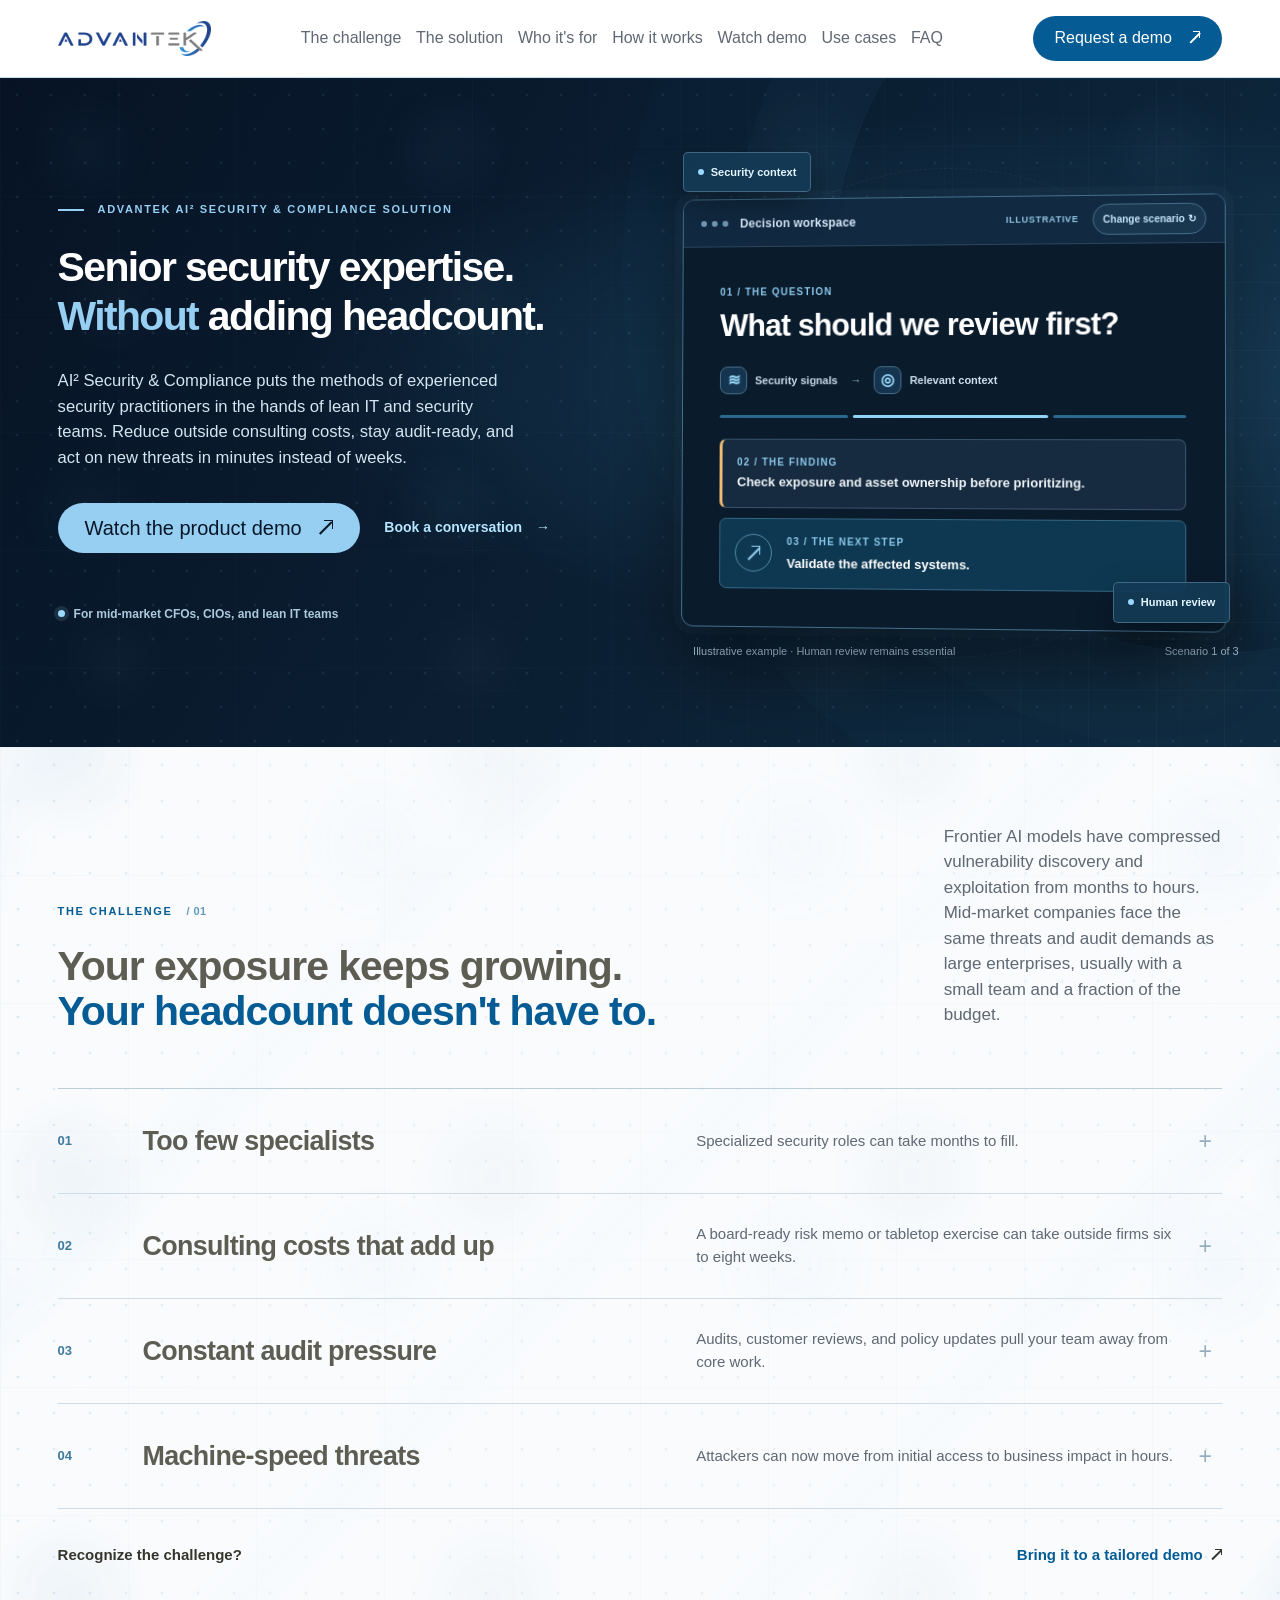
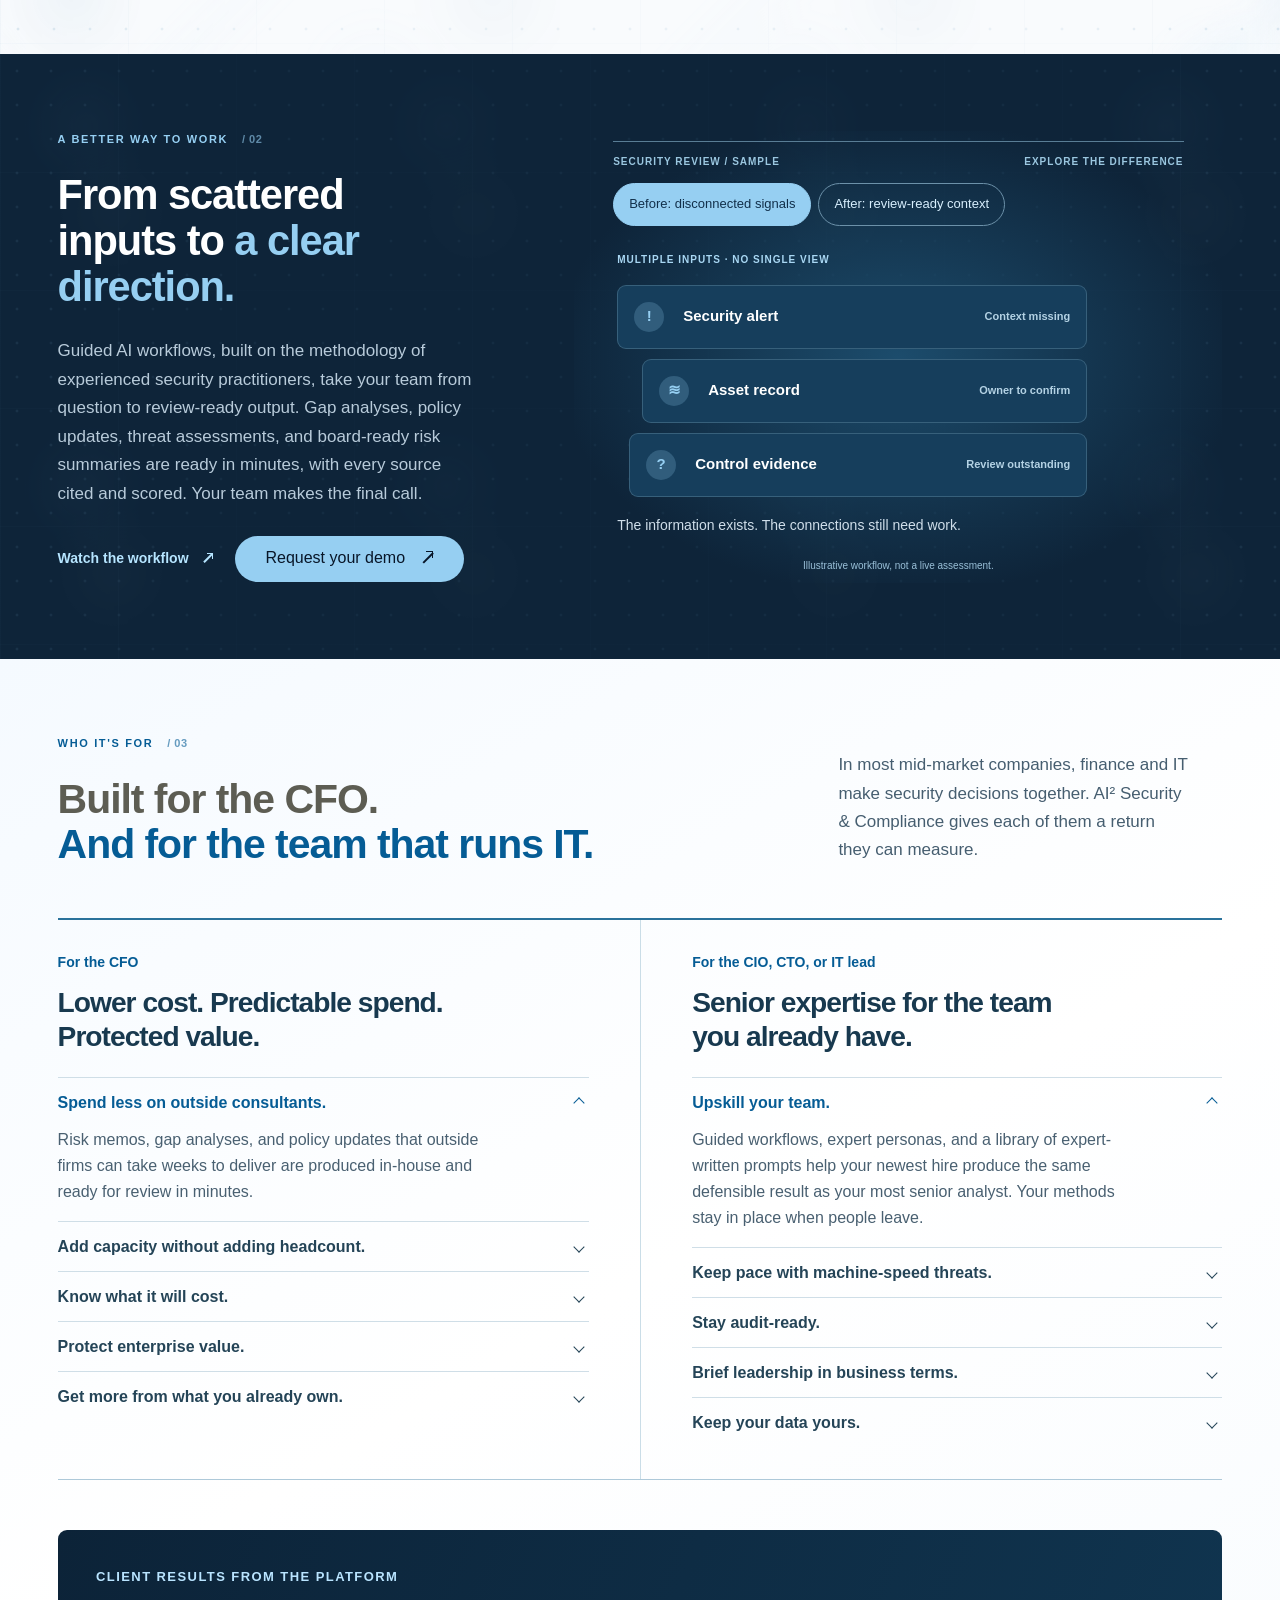
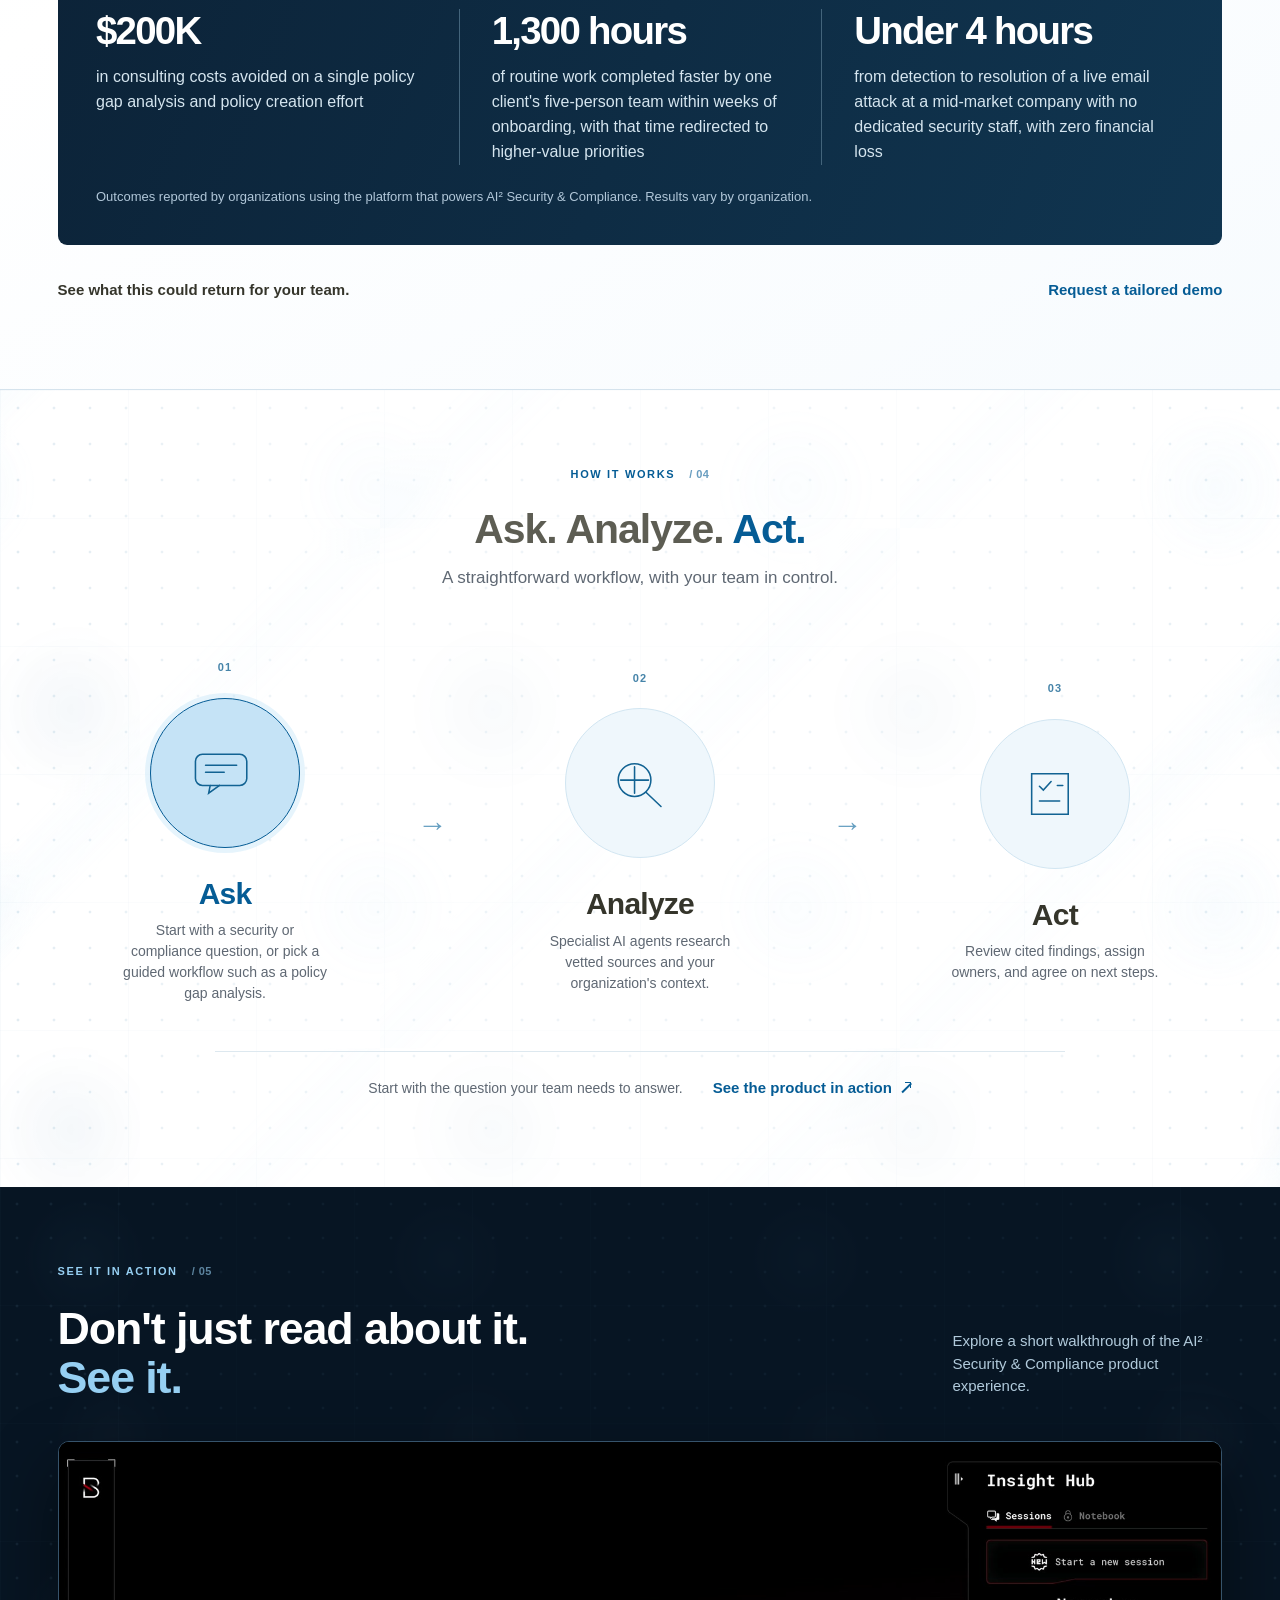
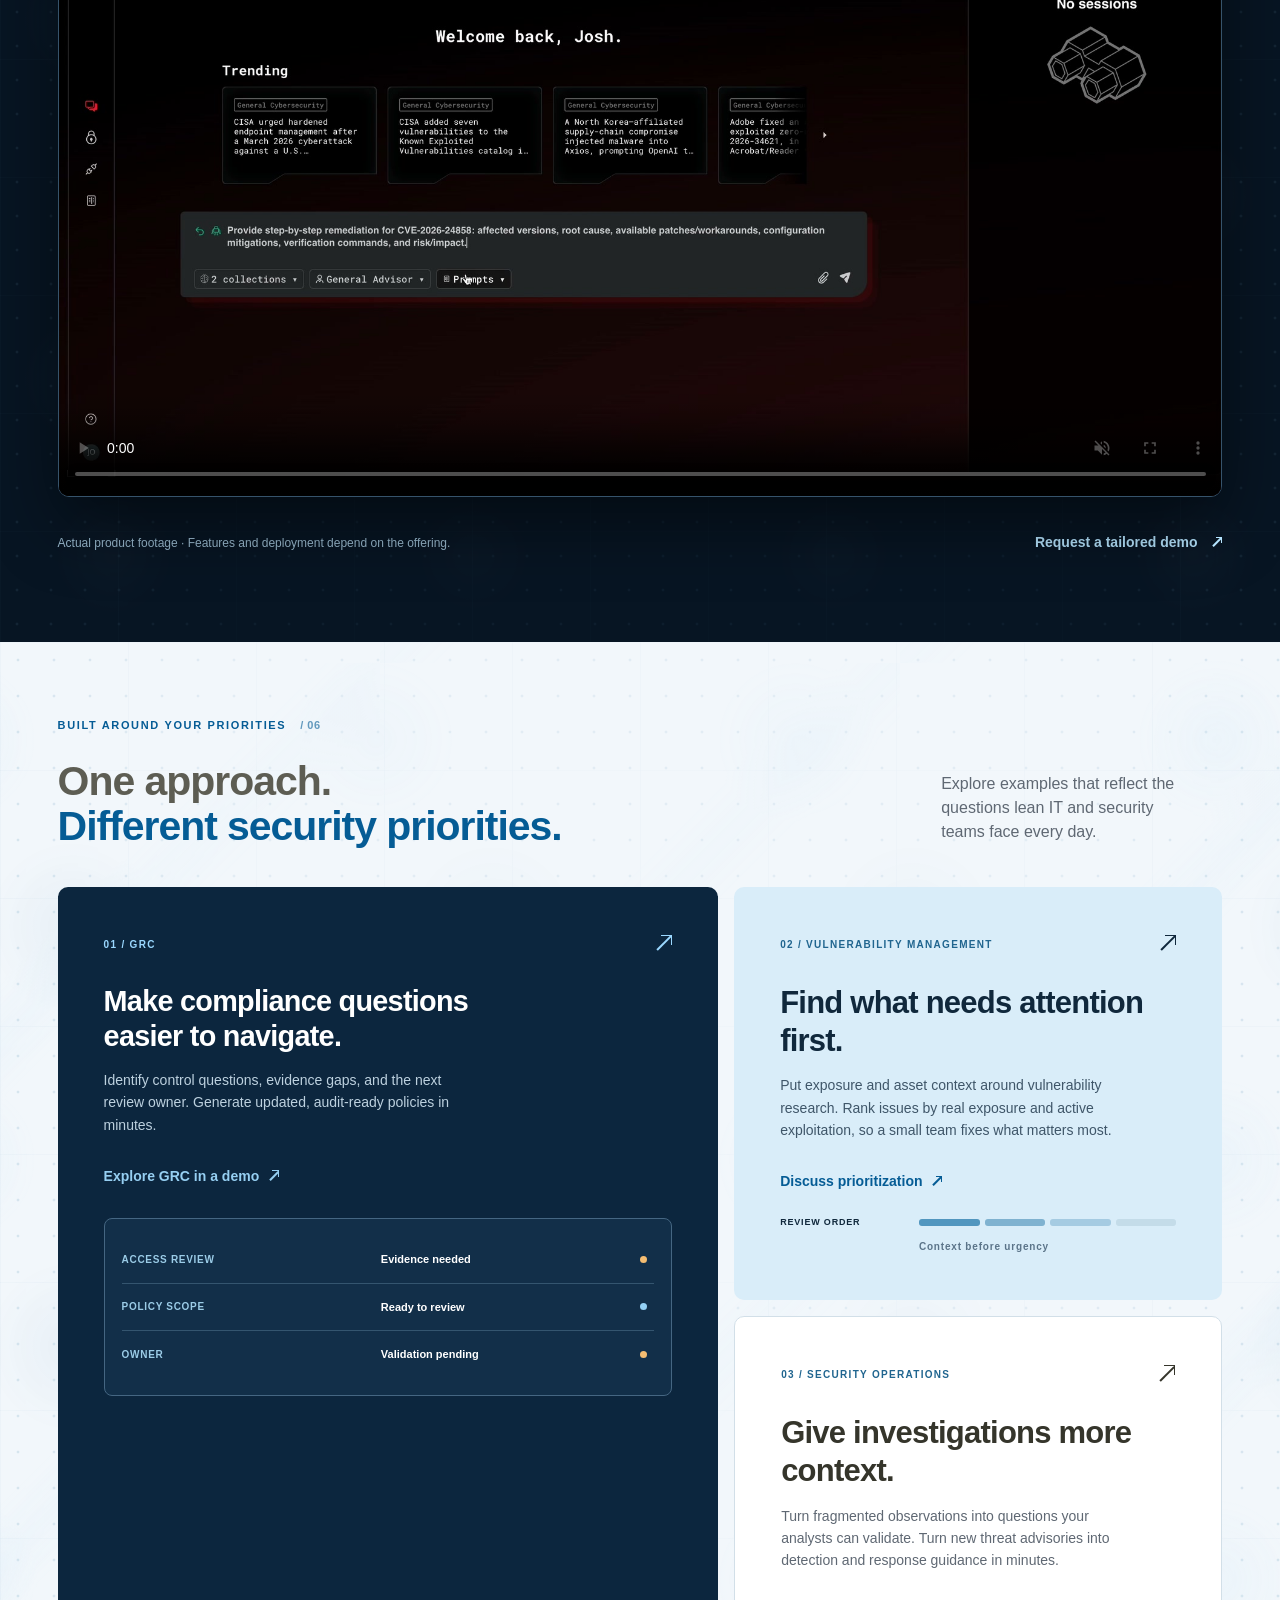
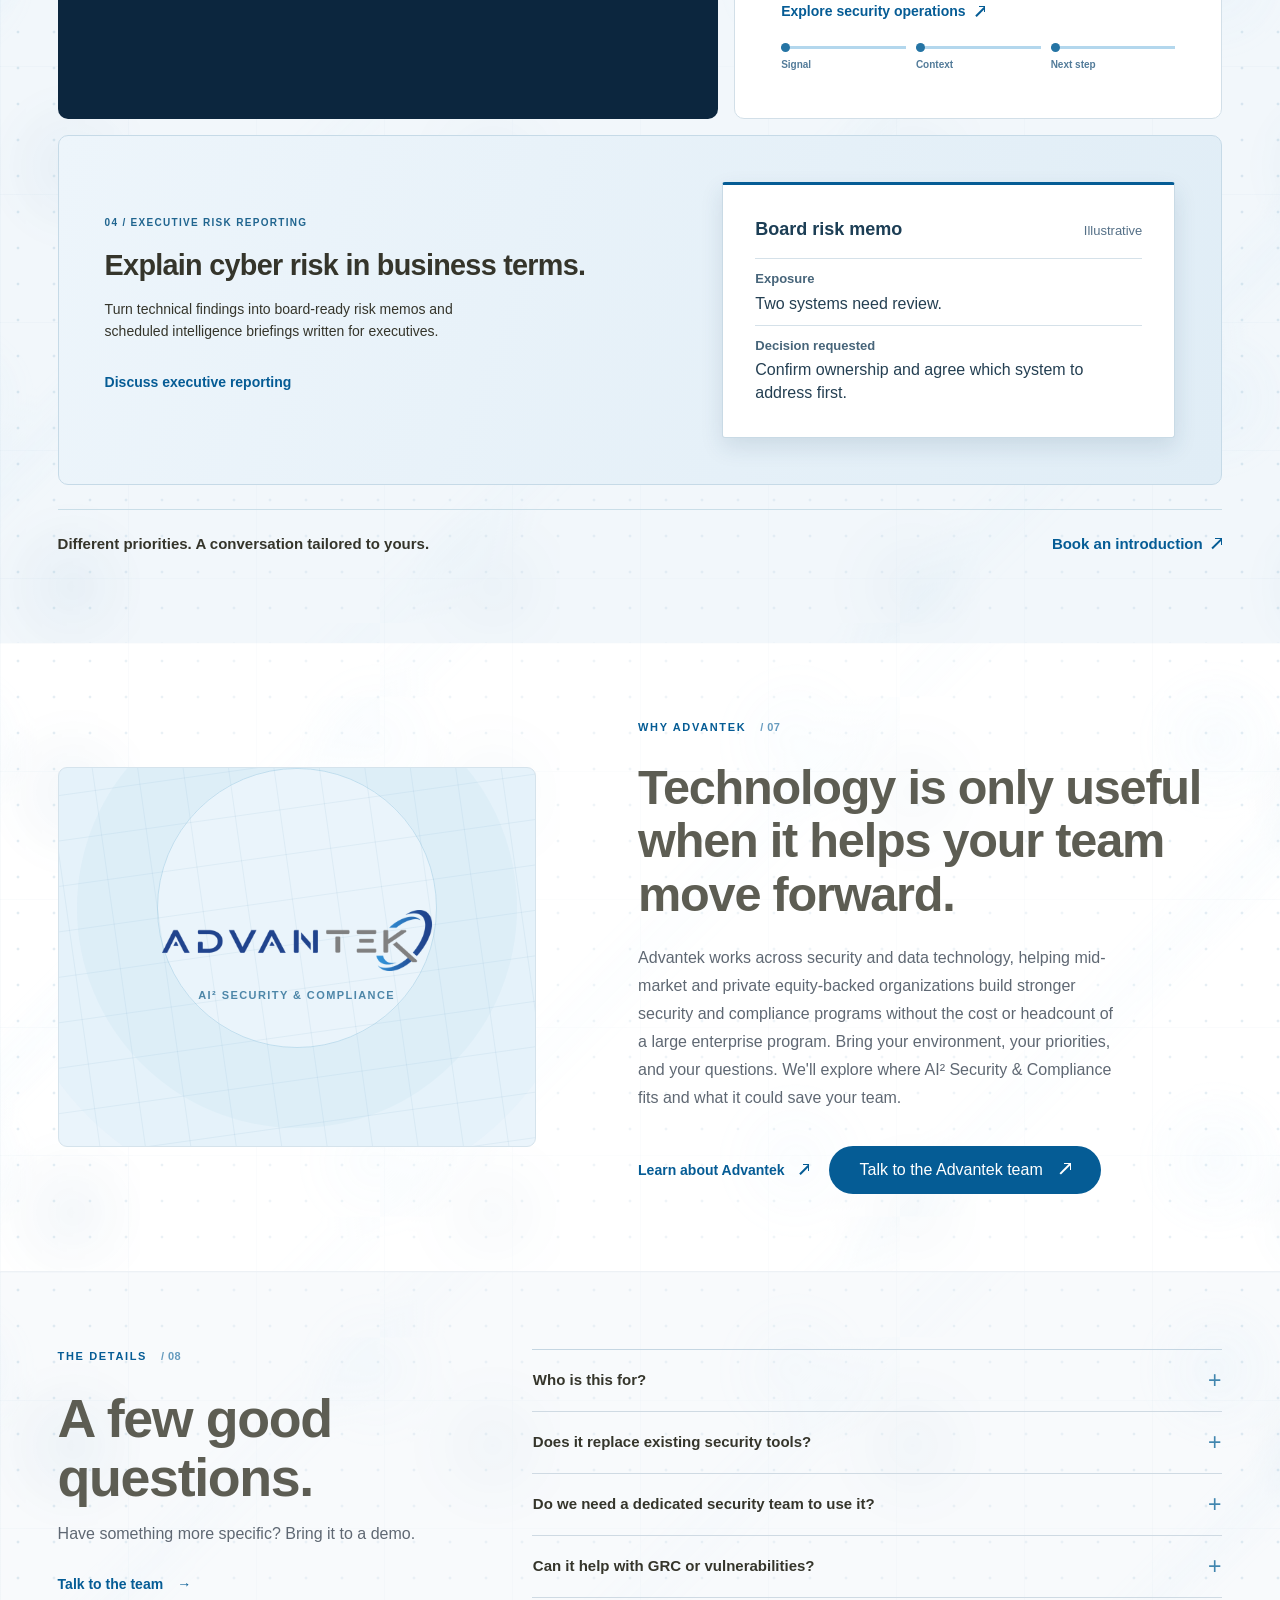
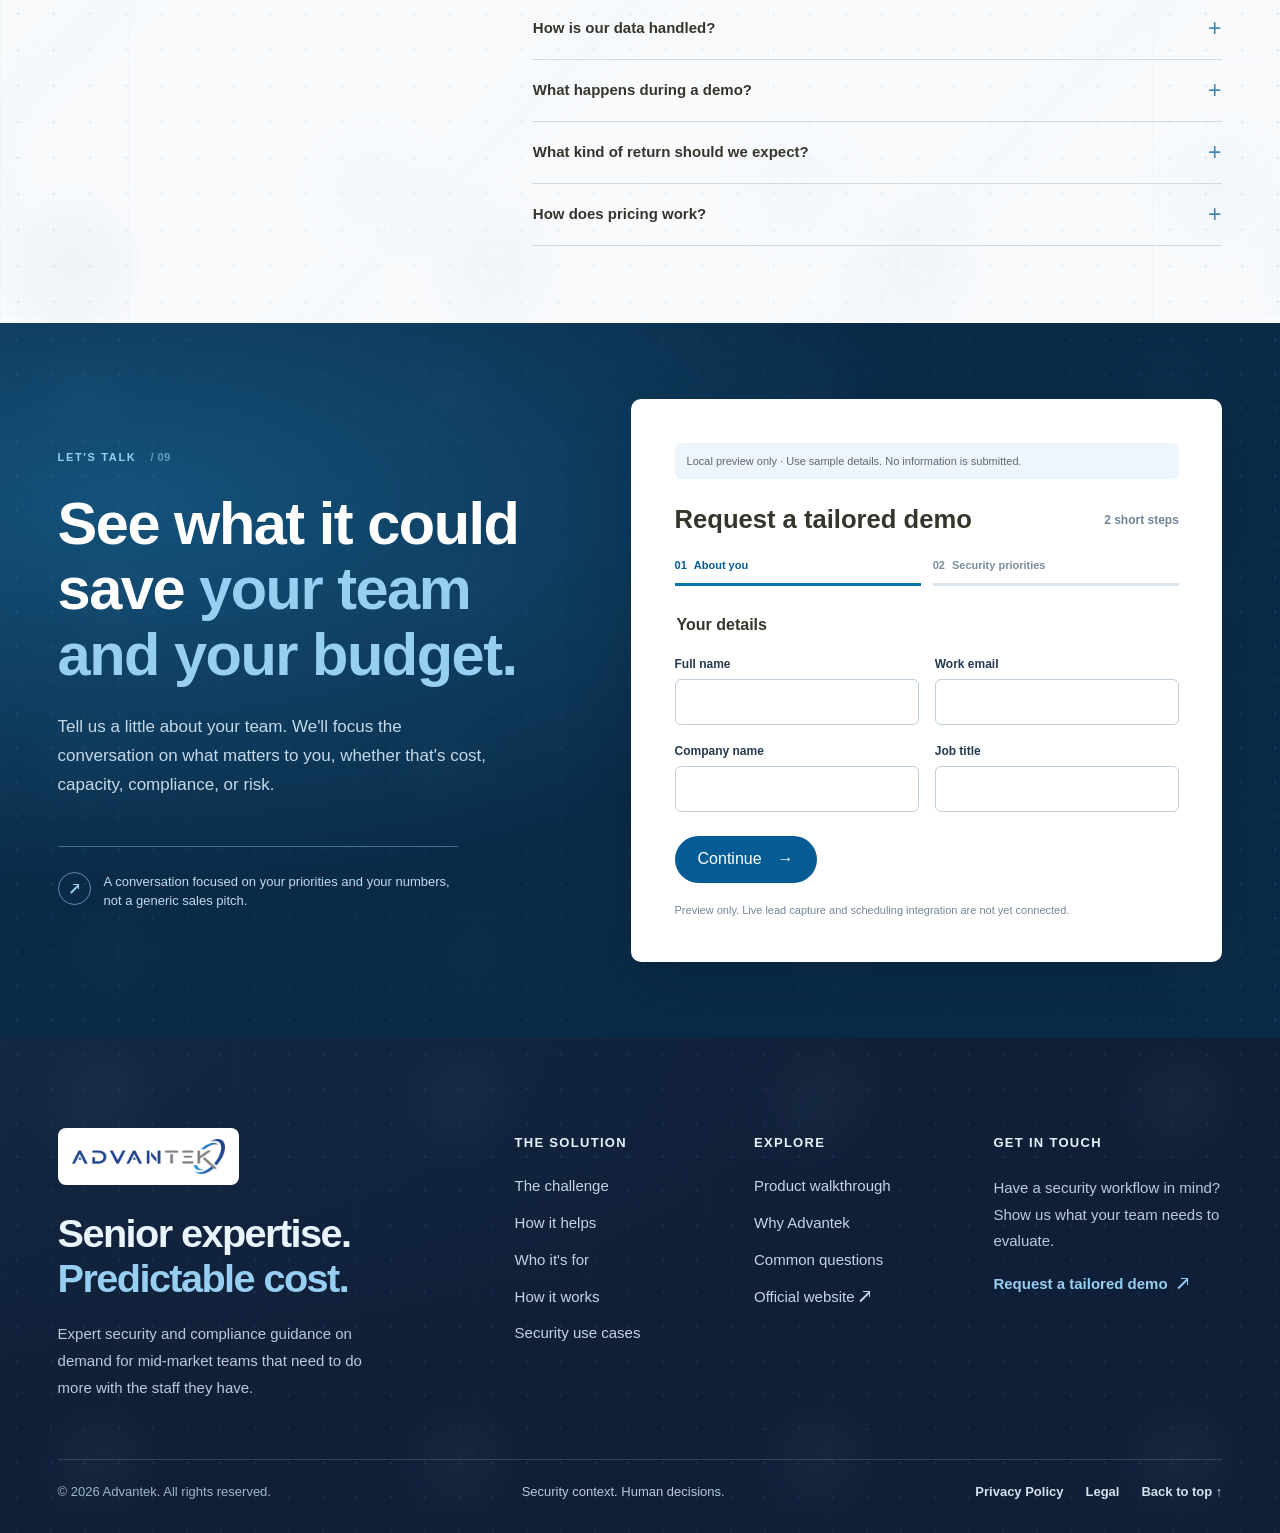
<file: index.html>
<!doctype html>
<html lang="en">
<head>
  <meta charset="utf-8">
  <meta name="viewport" content="width=device-width, initial-scale=1">
  <meta name="description" content="Explore Advantek AI² Security &amp; Compliance: senior-level security and compliance expertise on demand, helping mid-market teams reduce consulting costs, stay audit-ready, and act on threats faster.">
  <meta name="theme-color" content="#055c95">
  <title>Advantek AI² Security &amp; Compliance | Senior Security Expertise for Mid-Market Teams</title>
  <link rel="preconnect" href="https://advantekcorp.com">
  <link rel="stylesheet" href="https://advantekcorp.com/wp-content/uploads/elementor/google-fonts/css/quicksand.css?ver=1742470431">
  <link rel="stylesheet" href="https://advantekcorp.com/wp-content/uploads/elementor/google-fonts/css/mulish.css?ver=1742470461">
  <link rel="stylesheet" href="styles.css?v=ai2-mid-market-1">
  <script src="hero.js?v=ai2-mid-market-1" defer></script>
  <script src="funnel.js?v=buyer-hover-2" defer></script>
</head>
<body>
  <a class="skip-link" href="#main-content">Skip to content</a>
  <header class="masthead" id="page-top">
    <div class="shell header-inner">
      <a class="brand-link" href="#page-top" aria-label="Advantek AI² Security &amp; Compliance home">
        <img src="assets/advantek-logo.png" width="768" height="174" alt="Advantek" class="brand-logo">
      </a>
      <button type="button" class="menu-toggle" aria-label="Open navigation" aria-controls="site-nav" aria-expanded="false">
        <span class="menu-toggle-label">Menu</span><span class="menu-bars" aria-hidden="true"><span></span><span></span></span>
      </button>
      <nav class="site-nav" id="site-nav" aria-label="Main navigation">
        <div class="mobile-nav-heading"><span>EXPLORE ADVANTEK</span><span>AI² SECURITY &amp; COMPLIANCE</span></div>
        <a href="#challenges"><span class="mobile-nav-index" aria-hidden="true">01</span><span class="mobile-nav-text">The challenge</span><span class="mobile-nav-arrow" aria-hidden="true"><i class="diagonal-arrow" aria-hidden="true"></i></span></a>
        <a href="#solution"><span class="mobile-nav-index" aria-hidden="true">02</span><span class="mobile-nav-text">The solution</span><span class="mobile-nav-arrow" aria-hidden="true"><i class="diagonal-arrow" aria-hidden="true"></i></span></a>
        <a href="#who-its-for"><span class="mobile-nav-index" aria-hidden="true">03</span><span class="mobile-nav-text">Who it's for</span><span class="mobile-nav-arrow" aria-hidden="true"><i class="diagonal-arrow" aria-hidden="true"></i></span></a>
        <a href="#how-it-works"><span class="mobile-nav-index" aria-hidden="true">04</span><span class="mobile-nav-text">How it works</span><span class="mobile-nav-arrow" aria-hidden="true"><i class="diagonal-arrow" aria-hidden="true"></i></span></a>
        <a href="#video-walkthrough"><span class="mobile-nav-index" aria-hidden="true">05</span><span class="mobile-nav-text">Watch demo</span><span class="mobile-nav-arrow" aria-hidden="true"><i class="diagonal-arrow" aria-hidden="true"></i></span></a>
        <a href="#use-cases"><span class="mobile-nav-index" aria-hidden="true">06</span><span class="mobile-nav-text">Use cases</span><span class="mobile-nav-arrow" aria-hidden="true"><i class="diagonal-arrow" aria-hidden="true"></i></span></a>
        <a href="#faq"><span class="mobile-nav-index" aria-hidden="true">08</span><span class="mobile-nav-text">FAQ</span><span class="mobile-nav-arrow" aria-hidden="true"><i class="diagonal-arrow" aria-hidden="true"></i></span></a>
        <div class="mobile-nav-footnote">Explore the solution, then talk to our team when you're ready.</div>
      </nav>
      <a class="button button-primary header-cta" href="#demo">Request a demo <span aria-hidden="true"><i class="diagonal-arrow" aria-hidden="true"></i></span></a>
    </div>
  </header>

  <main id="main-content">
    <!-- 01: Cinematic editorial hero; only one compact illustrative preview in the entire page -->
    <section class="hero" aria-labelledby="hero-heading">
      <div class="hero-mesh" aria-hidden="true"></div>
      <div class="shell hero-layout">
        <div class="hero-copy">
          <p class="eyebrow eyebrow-light"><span class="eyebrow-rule"></span>ADVANTEK AI² SECURITY &amp; COMPLIANCE SOLUTION</p>
          <h1 id="hero-heading">Senior security expertise.<br><em>Without</em> adding headcount.</h1>
          <p class="hero-intro">AI² Security &amp; Compliance puts the methods of experienced security practitioners in the hands of lean IT and security teams. Reduce outside consulting costs, stay audit-ready, and act on new threats in minutes instead of weeks.</p>
          <div class="hero-actions">
            <a class="button button-sky" href="#video-walkthrough">Watch the product demo <span aria-hidden="true"><i class="diagonal-arrow" aria-hidden="true"></i></span></a>
            <a class="text-link light-link" href="#demo">Book a conversation <span aria-hidden="true">→</span></a>
          </div>
          <div class="hero-bottomline"><span class="signal-dot" aria-hidden="true"></span>For mid-market CFOs, CIOs, and lean IT teams</div>
        </div>
        <div class="hero-art" data-auto-cycle="hero" aria-label="Illustrative workflow from a security question to a recommended next action">
          <div class="art-orbit orbit-one" aria-hidden="true"></div><div class="art-orbit orbit-two" aria-hidden="true"></div>
          <div class="floating-tag tag-one"><span class="tiny-circle"></span> Security context</div>
          <div class="floating-tag tag-two"><span class="tiny-circle"></span> Human review</div>
          <div class="hero-interface">
            <div class="interface-top"><span><i></i><i></i><i></i></span><strong>Decision workspace</strong><small>ILLUSTRATIVE</small><button type="button" id="cycle-scenario" class="cycle-scenario" aria-label="Show another sample security scenario">Change scenario <span aria-hidden="true">↻</span></button></div>
            <div class="interface-body">
              <div class="mini-overline">01 / THE QUESTION</div>
              <h2 id="hero-sample-question">What should we review first?</h2>
              <div class="source-row"><span class="source-icon">≋</span><span>Security signals</span><span class="source-arrow">→</span><span class="source-icon">◎</span><span>Relevant context</span></div>
              <div class="analysis-line"><span></span><span></span><span></span></div>
              <div class="finding-box"><span class="mini-overline">02 / THE FINDING</span><p id="hero-sample-finding">Check exposure and asset ownership before prioritizing.</p></div>
              <div class="action-box"><span class="action-symbol"><i class="diagonal-arrow" aria-hidden="true"></i></span><span><span class="mini-overline">03 / THE NEXT STEP</span><strong id="hero-sample-action">Validate the affected systems.</strong></span></div>
            </div>
          </div>
          <div class="hero-art-caption"><span>Illustrative example · Human review remains essential</span><span id="scenario-count" aria-live="polite">Scenario 1 of 3</span></div>
        </div>
      </div>
    </section>

    <!-- 02: Typography-led editorial section, zero cards or selectors -->
    <section class="challenge-section section-space" id="challenges" aria-labelledby="challenge-title">
      <div class="shell">
        <div class="section-lead editorial-lead">
          <div><p class="eyebrow">THE CHALLENGE <span class="counter">/ 01</span></p><h2 id="challenge-title">Your exposure keeps growing.<br><em>Your headcount doesn't have to.</em></h2></div>
          <p>Frontier AI models have compressed vulnerability discovery and exploitation from months to hours. Mid-market companies face the same threats and audit demands as large enterprises, usually with a small team and a fraction of the budget.</p>
        </div>
        <div class="challenge-lines" aria-label="Common security challenges">
          <details class="challenge-line" name="challenges">
            <summary class="challenge-summary"><span class="item-index">01</span><h3>Too few specialists</h3><p>Specialized security roles can take months to fill.</p><span class="line-symbol" aria-hidden="true">+</span></summary>
            <div class="challenge-detail"><strong>What to explore:</strong> Give the team you already have expert guidance on demand, without a new hire. <a href="#demo" data-priority="Limited security staff or expertise">Discuss team capacity <span aria-hidden="true"><i class="diagonal-arrow" aria-hidden="true"></i></span></a></div>
          </details>
          <details class="challenge-line" name="challenges">
            <summary class="challenge-summary"><span class="item-index">02</span><h3>Consulting costs that add up</h3><p>A board-ready risk memo or tabletop exercise can take outside firms six to eight weeks.</p><span class="line-symbol" aria-hidden="true">+</span></summary>
            <div class="challenge-detail"><strong>What to explore:</strong> Handle routine gap analyses, policy updates, and risk memos in minutes, and save outside firms for the work that needs them. <a href="#demo" data-priority="Reducing consulting and compliance costs">Discuss consulting costs <span aria-hidden="true"><i class="diagonal-arrow" aria-hidden="true"></i></span></a></div>
          </details>
          <details class="challenge-line" name="challenges">
            <summary class="challenge-summary"><span class="item-index">03</span><h3>Constant audit pressure</h3><p>Audits, customer reviews, and policy updates pull your team away from core work.</p><span class="line-symbol" aria-hidden="true">+</span></summary>
            <div class="challenge-detail"><strong>What to explore:</strong> Identify missing evidence and the questions to take to control owners. Then generate updated policies and audit-ready documentation. <a href="#demo" data-priority="GRC and compliance">Discuss GRC workflows <span aria-hidden="true"><i class="diagonal-arrow" aria-hidden="true"></i></span></a></div>
          </details>
          <details class="challenge-line" name="challenges">
            <summary class="challenge-summary"><span class="item-index">04</span><h3>Machine-speed threats</h3><p>Attackers can now move from initial access to business impact in hours.</p><span class="line-symbol" aria-hidden="true">+</span></summary>
            <div class="challenge-detail"><strong>What to explore:</strong> Rank vulnerabilities by real exposure and active exploitation, and turn new threats into a clear plan in minutes. <a href="#demo" data-priority="Vulnerability management">Discuss threat prioritization <span aria-hidden="true"><i class="diagonal-arrow" aria-hidden="true"></i></span></a></div>
          </details>
        </div>
        <div class="section-inline-cta"><span>Recognize the challenge?</span><a class="inline-arrow" href="#demo">Bring it to a tailored demo <span aria-hidden="true"><i class="diagonal-arrow" aria-hidden="true"></i></span></a></div>
      </div>
    </section>

    <!-- 03: Asymmetric product-story feature with illustration rather than a repeated dashboard -->
    <section class="solution-section section-space" id="solution" aria-labelledby="solution-title">
      <div class="shell solution-grid">
        <div class="solution-copy">
          <p class="eyebrow eyebrow-light">A BETTER WAY TO WORK <span class="counter">/ 02</span></p>
          <h2 id="solution-title">From scattered inputs to <em>a clear direction.</em></h2>
          <p>Guided AI workflows, built on the methodology of experienced security practitioners, take your team from question to review-ready output. Gap analyses, policy updates, threat assessments, and board-ready risk summaries are ready in minutes, with every source cited and scored. Your team makes the final call.</p>
          <div class="solution-actions"><a href="#video-walkthrough" class="text-link light-link">Watch the workflow <span aria-hidden="true"><i class="diagonal-arrow" aria-hidden="true"></i></span></a><a href="#demo" class="button button-sky">Request your demo <span aria-hidden="true"><i class="diagonal-arrow" aria-hidden="true"></i></span></a></div>
        </div>
        <div class="solution-visual" data-auto-cycle="comparison" aria-label="Explore an illustrative before-and-after security review">
          <div class="visual-topline"><span class="visual-micro">SECURITY REVIEW / SAMPLE</span><span class="visual-micro">EXPLORE THE DIFFERENCE</span></div>
          <div class="view-switch" role="group" aria-label="Security review illustration">
            <button type="button" class="view-toggle" data-view="before" aria-pressed="true">Before: disconnected signals</button>
            <button type="button" class="view-toggle" data-view="after" aria-pressed="false">After: review-ready context</button>
          </div>
          <div class="compare-scenes" aria-live="polite" aria-atomic="true">
            <div class="compare-scene is-active" data-scene="before">
              <div class="scene-caption">MULTIPLE INPUTS · NO SINGLE VIEW</div>
              <div class="signal-stack" aria-hidden="true">
                <div class="signal-row"><span class="signal-avatar">!</span><span>Security alert</span><small>Context missing</small></div>
                <div class="signal-row"><span class="signal-avatar">≋</span><span>Asset record</span><small>Owner to confirm</small></div>
                <div class="signal-row"><span class="signal-avatar">?</span><span>Control evidence</span><small>Review outstanding</small></div>
              </div>
              <p class="scene-takeaway">The information exists. The connections still need work.</p>
            </div>
            <div class="compare-scene" data-scene="after" hidden>
              <div class="scene-caption">CONTEXT FOR HUMAN REVIEW</div>
              <div class="resolved-stack">
                <span class="resolution-check" aria-hidden="true">✓</span>
                <div><span class="resolution-label">REVIEW PRIORITY / ILLUSTRATIVE</span><strong>Confirm the asset owner and validate exposure.</strong></div>
              </div>
              <div class="review-steps"><span><b>01</b> Establish context</span><span><b>02</b> Verify the finding</span><span><b>03</b> Agree on next action</span></div>
              <p class="scene-takeaway">A focused next step, with your team making the decision.</p>
            </div>
          </div>
          <div class="visual-footnote">Illustrative workflow, not a live assessment.</div>
        </div>
      </div>
    </section>

    <section class="audience-section section-space" id="who-its-for" aria-labelledby="audience-title">
      <div class="shell">
        <div class="audience-heading">
          <div><p class="eyebrow">WHO IT'S FOR <span class="counter">/ 03</span></p><h2 id="audience-title">Built for the CFO.<br><em>And for the team that runs IT.</em></h2></div>
          <p>In most mid-market companies, finance and IT make security decisions together. AI² Security &amp; Compliance gives each of them a return they can measure.</p>
        </div>
        <nav class="buyer-jumps" aria-label="Jump to your role"><a href="#for-finance">For the CFO</a><a href="#for-it">For IT leadership</a></nav>
        <div class="buyer-spread">
          <article class="buyer-column" id="for-finance" aria-labelledby="for-finance-title">
            <p class="buyer-role">For the CFO</p>
            <h3 id="for-finance-title">Lower cost. Predictable spend. Protected value.</h3>
            <div class="buyer-benefits">
              <details name="finance-benefits" open>
                <summary>Spend less on outside consultants.</summary>
                <p>Risk memos, gap analyses, and policy updates that outside firms can take weeks to deliver are produced in-house and ready for review in minutes.</p>
              </details>
              <details name="finance-benefits">
                <summary>Add capacity without adding headcount.</summary>
                <p>Specialized security roles can take months to fill. Your current team gains senior-level expertise without a new hire.</p>
              </details>
              <details name="finance-benefits">
                <summary>Know what it will cost.</summary>
                <p>A predictable annual subscription replaces open-ended consulting fees and unpredictable AI usage charges.</p>
              </details>
              <details name="finance-benefits">
                <summary>Protect enterprise value.</summary>
                <p>Audit-ready documentation and clear risk reporting show your board, investors, auditors, and customers that risk is being managed.</p>
              </details>
              <details name="finance-benefits">
                <summary>Get more from what you already own.</summary>
                <p>It works with the security tools you already pay for, so current investments deliver more before you buy anything new.</p>
              </details>
            </div>
          </article>
          <article class="buyer-column" id="for-it" aria-labelledby="for-it-title">
            <p class="buyer-role">For the CIO, CTO, or IT lead</p>
            <h3 id="for-it-title">Senior expertise for the team you already have.</h3>
            <div class="buyer-benefits">
              <details name="it-benefits" open>
                <summary>Upskill your team.</summary>
                <p>Guided workflows, expert personas, and a library of expert-written prompts help your newest hire produce the same defensible result as your most senior analyst. Your methods stay in place when people leave.</p>
              </details>
              <details name="it-benefits">
                <summary>Keep pace with machine-speed threats.</summary>
                <p>Threat assessments that can take a senior analyst three to five days are completed in minutes, and vulnerabilities are ranked by real exposure and active exploitation.</p>
              </details>
              <details name="it-benefits">
                <summary>Stay audit-ready.</summary>
                <p>Run gap analyses against HIPAA, CMMC 2.0, ISO 27001, NIST, and CIS Controls, then generate updated policies and audit-ready documentation.</p>
              </details>
              <details name="it-benefits">
                <summary>Brief leadership in business terms.</summary>
                <p>Turn technical findings into board-ready risk summaries and scheduled intelligence briefings, with every source cited and scored.</p>
              </details>
              <details name="it-benefits">
                <summary>Keep your data yours.</summary>
                <p>Your prompts and outputs stay your own and are never used to train the models. Connect more than 50 security tools through your own API keys.</p>
              </details>
            </div>
          </article>
        </div>
        <div class="audience-results" aria-labelledby="results-title">
          <h3 id="results-title">CLIENT RESULTS FROM THE PLATFORM</h3>
          <dl class="results-strip">
            <div><dt>$200K</dt><dd>in consulting costs avoided on a single policy gap analysis and policy creation effort</dd></div>
            <div><dt>1,300 hours</dt><dd>of routine work completed faster by one client's five-person team within weeks of onboarding, with that time redirected to higher-value priorities</dd></div>
            <div><dt>Under 4 hours</dt><dd>from detection to resolution of a live email attack at a mid-market company with no dedicated security staff, with zero financial loss</dd></div>
          </dl>
          <p class="results-source">Outcomes reported by organizations using the platform that powers AI² Security &amp; Compliance. Results vary by organization.</p>
        </div>
        <div class="section-inline-cta"><span>See what this could return for your team.</span><a class="inline-arrow" href="#demo">Request a tailored demo</a></div>
      </div>
    </section>

    <!-- 04: Simple flowing steps, intentionally compact and visually unlike prior sections -->
    <section class="process-section section-space" id="how-it-works" aria-labelledby="process-title">
      <div class="shell">
        <div class="process-header"><p class="eyebrow">HOW IT WORKS <span class="counter">/ 04</span></p><h2 id="process-title">Ask. Analyze. <em>Act.</em></h2><p>A straightforward workflow, with your team in control.</p></div>
        <div class="process-track" data-auto-cycle="process" aria-label="Three steps in an AI-assisted security review">
          <div class="process-step" data-step="01"><button type="button" class="step-select" data-step-select="01" aria-pressed="true" aria-label="Explore step 01"><span class="step-number">01</span><div class="step-visual" aria-hidden="true"><svg viewBox="0 0 90 70" fill="none"><rect x="7" y="12" width="66" height="40" rx="9" stroke="currentColor" stroke-width="2"/><path d="M20 26h40M20 35h24M26 52l-2 10 14-10" stroke="currentColor" stroke-width="2" stroke-linecap="round"/></svg></div></button><h3>Ask</h3><p>Start with a security or compliance question, or pick a guided workflow such as a policy gap analysis.</p></div>
          <span class="track-connector" aria-hidden="true">→</span>
          <div class="process-step" data-step="02"><button type="button" class="step-select" data-step-select="02" aria-pressed="false" aria-label="Explore step 02"><span class="step-number">02</span><div class="step-visual" aria-hidden="true"><svg viewBox="0 0 90 70" fill="none"><circle cx="38" cy="31" r="21" stroke="currentColor" stroke-width="2"/><path d="M53 47l19 18M20 31h36M38 14v34" stroke="currentColor" stroke-width="2" stroke-linecap="round"/></svg></div></button><h3>Analyze</h3><p>Specialist AI agents research vetted sources and your organization's context.</p></div>
          <span class="track-connector" aria-hidden="true">→</span>
          <div class="process-step" data-step="03"><button type="button" class="step-select" data-step-select="03" aria-pressed="false" aria-label="Explore step 03"><span class="step-number">03</span><div class="step-visual" aria-hidden="true"><svg viewBox="0 0 90 70" fill="none"><path d="M15 10h47v52H15z" stroke="currentColor" stroke-width="2"/><path d="M25 26l5 5 10-11M25 45h26M48 25h7" stroke="currentColor" stroke-width="2" stroke-linecap="round"/></svg></div></button><h3>Act</h3><p>Review cited findings, assign owners, and agree on next steps.</p></div>
        </div>
        <div class="process-bottom"><p id="process-detail" aria-live="polite">Start with the question your team needs to answer.</p><a class="inline-arrow" href="#video-walkthrough">See the product in action <span aria-hidden="true"><i class="diagonal-arrow" aria-hidden="true"></i></span></a></div>
      </div>
    </section>

    <!-- 05: The real product gets the visual stage; no competing cards -->
    <section class="film-section section-space" id="video-walkthrough" aria-labelledby="film-title">
      <div class="shell film-shell">
        <div class="film-top"><div><p class="eyebrow eyebrow-light">SEE IT IN ACTION <span class="counter">/ 05</span></p><h2 id="film-title">Don't just read about it.<br><em>See it.</em></h2></div><p>Explore a short walkthrough of the AI² Security &amp; Compliance product experience.</p></div>
        <div class="film-frame">
          <video id="workflow-film" poster="assets/advantek-ai2-security-compliance-walkthrough.jpg" playsinline muted preload="metadata" controls aria-label="Advantek AI² Security &amp; Compliance product walkthrough">
            <source src="assets/advantek-ai2-security-compliance-walkthrough.mp4" type="video/mp4">
            Your browser does not support HTML video.
          </video>
          <button type="button" class="film-play" aria-controls="workflow-film" aria-label="Play product walkthrough"><span aria-hidden="true">▶</span> Play walkthrough</button>
        </div>
        <div class="film-bottom"><span>Actual product footage · Features and deployment depend on the offering.</span><a href="#demo" class="text-link light-link">Request a tailored demo <span aria-hidden="true"><i class="diagonal-arrow" aria-hidden="true"></i></span></a></div>
      </div>
    </section>

    <!-- 06: Bento use-case mosaics, no tab switching or duplicated reports -->
    <section class="use-cases-section section-space" id="use-cases" aria-labelledby="use-cases-title">
      <div class="shell">
        <div class="use-header"><div><p class="eyebrow">BUILT AROUND YOUR PRIORITIES <span class="counter">/ 06</span></p><h2 id="use-cases-title">One approach.<br><em>Different security priorities.</em></h2></div><p>Explore examples that reflect the questions lean IT and security teams face every day.</p></div>
        <div class="use-bento">
          <article class="use-tile use-tile-feature">
            <div class="tile-heading"><span class="tile-index">01 / GRC</span><span class="tile-symbol" aria-hidden="true"><i class="diagonal-arrow" aria-hidden="true"></i></span></div>
            <h3>Make compliance questions easier to navigate.</h3>
            <p>Identify control questions, evidence gaps, and the next review owner. Generate updated, audit-ready policies in minutes.</p>
            <a class="tile-cta" href="#demo" data-priority="GRC and compliance">Explore GRC in a demo <span aria-hidden="true"><i class="diagonal-arrow" aria-hidden="true"></i></span></a><div class="tile-graphic control-graphic" aria-hidden="true"><div><span>ACCESS REVIEW</span><b>Evidence needed</b><i class="control-dot amber"></i></div><div><span>POLICY SCOPE</span><b>Ready to review</b><i class="control-dot blue"></i></div><div><span>OWNER</span><b>Validation pending</b><i class="control-dot amber"></i></div></div>
          </article>
          <article class="use-tile use-tile-secondary">
            <div class="tile-heading"><span class="tile-index">02 / VULNERABILITY MANAGEMENT</span><span class="tile-symbol" aria-hidden="true"><i class="diagonal-arrow" aria-hidden="true"></i></span></div>
            <h3>Find what needs attention first.</h3>
            <p>Put exposure and asset context around vulnerability research. Rank issues by real exposure and active exploitation, so a small team fixes what matters most.</p>
            <a class="tile-cta" href="#demo" data-priority="Vulnerability management">Discuss prioritization <span aria-hidden="true"><i class="diagonal-arrow" aria-hidden="true"></i></span></a><div class="risk-spectrum" aria-hidden="true"><span>REVIEW ORDER</span><div><i></i><i></i><i></i><i></i></div><small>Context before urgency</small></div>
          </article>
          <article class="use-tile use-tile-tertiary">
            <div class="tile-heading"><span class="tile-index">03 / SECURITY OPERATIONS</span><span class="tile-symbol" aria-hidden="true"><i class="diagonal-arrow" aria-hidden="true"></i></span></div>
            <h3>Give investigations more context.</h3>
            <p>Turn fragmented observations into questions your analysts can validate. Turn new threat advisories into detection and response guidance in minutes.</p>
            <a class="tile-cta" href="#demo" data-priority="Security operations">Explore security operations <span aria-hidden="true"><i class="diagonal-arrow" aria-hidden="true"></i></span></a><div class="timeline-graphic" aria-hidden="true"><span></span><span></span><span></span><strong>Signal</strong><strong>Context</strong><strong>Next step</strong></div>
          </article>
          <article class="use-tile executive-tile">
            <div>
              <div class="tile-heading"><span class="tile-index">04 / EXECUTIVE RISK REPORTING</span></div>
              <h3>Explain cyber risk in business terms.</h3>
              <p>Turn technical findings into board-ready risk memos and scheduled intelligence briefings written for executives.</p>
              <a class="tile-cta" href="#demo" data-priority="Executive risk visibility">Discuss executive reporting</a>
            </div>
            <figure class="board-memo">
              <figcaption><strong>Board risk memo</strong><span>Illustrative</span></figcaption>
              <dl>
                <div><dt>Exposure</dt><dd>Two systems need review.</dd></div>
                <div><dt>Decision requested</dt><dd>Confirm ownership and agree which system to address first.</dd></div>
              </dl>
            </figure>
          </article>
        </div>
        <div class="use-case-footer"><span>Different priorities. A conversation tailored to yours.</span><a class="inline-arrow" href="#demo">Book an introduction <span aria-hidden="true"><i class="diagonal-arrow" aria-hidden="true"></i></span></a></div>
      </div>
    </section>

    <!-- 07: Brand-led proof without invented testimonials -->
    <section class="advantek-section section-space" id="about" aria-labelledby="about-title">
      <div class="shell about-layout">
        <div class="about-brand-panel"><div class="about-brand-decoration" aria-hidden="true"></div><img src="assets/advantek-logo.png" width="768" height="174" alt="Advantek"><span>AI² Security &amp; Compliance</span></div>
        <div class="about-copy"><p class="eyebrow">WHY ADVANTEK <span class="counter">/ 07</span></p><h2 id="about-title">Technology is only useful when it helps your team move forward.</h2><p>Advantek works across security and data technology, helping mid-market and private equity-backed organizations build stronger security and compliance programs without the cost or headcount of a large enterprise program. Bring your environment, your priorities, and your questions. We'll explore where AI² Security &amp; Compliance fits and what it could save your team.</p><a class="text-link" href="https://advantekcorp.com/">Learn about Advantek <span aria-hidden="true"><i class="diagonal-arrow" aria-hidden="true"></i></span></a><a class="button button-primary about-demo" href="#demo">Talk to the Advantek team <span aria-hidden="true"><i class="diagonal-arrow" aria-hidden="true"></i></span></a></div>
      </div>
    </section>

    <!-- 08: Short objection-handling FAQ -->
    <section class="faq-section section-space" id="faq" aria-labelledby="faq-title">
      <div class="shell faq-layout">
        <div class="faq-intro"><p class="eyebrow">THE DETAILS <span class="counter">/ 08</span></p><h2 id="faq-title">A few good questions.</h2><p>Have something more specific? Bring it to a demo.</p><a class="text-link" href="#demo">Talk to the team <span aria-hidden="true">→</span></a></div>
        <div class="faq-questions">
          <details name="faq">
            <summary>Who is this for?<span aria-hidden="true">+</span></summary>
            <p>Mid-market and private equity-backed organizations with lean IT and security teams, including the CFOs, CIOs, CTOs, and IT leaders responsible for security, risk, and compliance decisions.</p>
          </details>
          <details name="faq">
            <summary>Does it replace existing security tools?<span aria-hidden="true">+</span></summary>
            <p>No. It works alongside the tools you already own and connects to more than 50 security tools through your own API keys, so you get more value from existing investments. Specific integrations and workflows should be confirmed with Advantek.</p>
          </details>
          <details name="faq">
            <summary>Do we need a dedicated security team to use it?<span aria-hidden="true">+</span></summary>
            <p>No. Guided workflows, expert personas, and a library of expert-written prompts help IT generalists produce senior-level work. Organizations with no dedicated security staff use the platform today.</p>
          </details>
          <details name="faq">
            <summary>Can it help with GRC or vulnerabilities?<span aria-hidden="true">+</span></summary>
            <p>Yes. Teams use it to run gap analyses and policy updates against frameworks such as HIPAA, CMMC 2.0, ISO 27001, NIST, and CIS Controls, and to prioritize vulnerabilities by real-world exposure. A demo can show the available capabilities and what your team would need to validate.</p>
          </details>
          <details name="faq">
            <summary>How is our data handled?<span aria-hidden="true">+</span></summary>
            <p>Your prompts and outputs stay your own and are not used to train the underlying models. Data handling, deployment options, and contractual safeguards depend on the proposed configuration. Ask Advantek for the specifics during your evaluation.</p>
          </details>
          <details name="faq">
            <summary>What happens during a demo?<span aria-hidden="true">+</span></summary>
            <p>We'll discuss your priorities, walk through a relevant product experience, outline the potential cost and time savings for your team, and identify the next steps for your environment.</p>
          </details>
          <details name="faq">
            <summary>What kind of return should we expect?<span aria-hidden="true">+</span></summary>
            <p>It depends on how much security and compliance work you currently outsource, defer, or would need to hire for. During a demo, we'll estimate the return using your own workload, including consulting spend, staff time, and audit preparation.</p>
          </details>
          <details name="faq">
            <summary>How does pricing work?<span aria-hidden="true">+</span></summary>
            <p>The platform is offered as a predictable annual subscription, with optional services available as your needs grow. Contact Advantek for pricing based on your requirements and deployment needs.</p>
          </details>
        </div>
      </div>
    </section>

    <!-- 09: Lead conversion. Preserve original field names, two steps, and preview scheduling behavior -->
    <section class="demo-section section-space" id="demo" aria-labelledby="demo-title">
      <div class="shell demo-layout">
        <div class="demo-copy"><p class="eyebrow eyebrow-light">LET'S TALK <span class="counter">/ 09</span></p><h2 id="demo-title">See what it could save <em>your team and your budget.</em></h2><p>Tell us a little about your team. We'll focus the conversation on what matters to you, whether that's cost, capacity, compliance, or risk.</p><div class="demo-assurance"><span class="assurance-icon" aria-hidden="true"><i class="diagonal-arrow" aria-hidden="true"></i></span><span>A conversation focused on your priorities and your numbers, not a generic sales pitch.</span></div></div>
        <form id="qualification-form" class="qualification-form" method="post" novalidate>
          <p class="preview-notice" id="preview-notice">Local preview only · Use sample details. No information is submitted.</p>
          <div class="form-top"><strong>Request a tailored demo</strong><span>2 short steps</span></div>
          <ol class="form-steps" aria-label="Form progress"><li aria-current="step">01 <span>About you</span></li><li>02 <span>Security priorities</span></li></ol>
          <p class="sr-only" id="form-progress" aria-live="polite">Step 1 of 2: About you</p>
          <fieldset id="contact-step">
            <legend>Your details</legend>
            <div class="form-grid">
              <div><label for="full-name">Full name</label><input id="full-name" name="full_name" autocomplete="name" required maxlength="120"></div>
              <div><label for="work-email">Work email</label><input id="work-email" name="work_email" type="email" autocomplete="email" required maxlength="254"></div>
              <div><label for="company">Company name</label><input id="company" name="company" autocomplete="organization" required maxlength="160"></div>
              <div><label for="job-title">Job title</label><input id="job-title" name="job_title" autocomplete="organization-title" required maxlength="120"></div>
            </div>
          </fieldset>
          <button type="button" id="form-next-step" class="button button-primary form-submit">Continue <span aria-hidden="true">→</span></button>
          <fieldset id="organization-step" hidden disabled>
            <legend>What matters to your team?</legend>
            <div class="form-grid">
              <div><label for="company_size">Company size</label><select id="company_size" name="company_size" required><option value="">Select one</option><option>50–99 employees</option><option>100–499 employees</option><option>500–1,999 employees</option><option>2,000+ employees</option></select></div>
              <div><label for="priority">Biggest cybersecurity challenge</label><select id="priority" name="priority" required><option value="">Select one</option><option>Vulnerability management</option><option>GRC and compliance</option><option>Security operations</option><option>Executive risk visibility</option><option>Limited security staff or expertise</option><option>Reducing consulting and compliance costs</option><option>Other</option></select></div>
              <div><label for="timeline">Evaluation timeline</label><select id="timeline" name="timeline" required><option value="">Select one</option><option>Immediately</option><option>Within 1–3 months</option><option>Within 3–6 months</option><option>Just researching</option></select></div>
              <div><label for="role">Your role</label><select id="role" name="role" required><option value="">Select one</option><option data-audience="it-security">IT/security leadership</option><option data-audience="finance">Finance leadership (CFO, controller)</option><option>GRC/compliance</option><option>Business leadership</option><option>Other</option></select></div>
              <div><label for="phone">Business phone <span>(optional)</span></label><input id="phone" name="phone" type="tel" autocomplete="tel" maxlength="40"></div>
              <div><label for="website">Company website <span>(optional)</span></label><input id="website" name="website" type="url" autocomplete="url" placeholder="https://example.com" maxlength="300"></div>
            </div>
            <div class="form-actions"><button type="button" id="form-back" class="back-link">← Back</button><button type="submit" class="button button-primary form-submit">Continue to scheduling <span aria-hidden="true">→</span></button></div>
          </fieldset>
          <p class="form-footnote">Preview only. Live lead capture and scheduling integration are not yet connected.</p>
          <noscript><p>Please enable JavaScript to use this preview form.</p></noscript>
        </form>
      </div>
    </section>
  </main>

  <!-- Mobile/tablet only: persistent conversion action outside the page header. -->
  <div class="mobile-demo-dock" id="mobile-demo-dock">
    <a href="#demo" class="mobile-demo-button" aria-label="Request a tailored demo">
      <span>Request a demo</span>
      <span class="mobile-demo-icon" aria-hidden="true"><i class="diagonal-arrow" aria-hidden="true"></i></span>
    </a>
  </div>

  <footer class="site-footer" id="site-footer" aria-label="Advantek footer">
    <div class="shell footer-main">
      <div class="footer-identity">
        <a class="footer-logo-link" href="#page-top" aria-label="Advantek — back to top"><img src="assets/advantek-logo.png" width="768" height="174" alt="Advantek"></a>
        <p class="footer-promise">Senior expertise.<br><em>Predictable cost.</em></p>
        <p class="footer-description">Expert security and compliance guidance on demand for mid-market teams that need to do more with the staff they have.</p>
      </div>
      <nav class="footer-column" aria-label="Explore the solution">
        <h2>THE SOLUTION</h2>
        <a href="#challenges">The challenge</a>
        <a href="#solution">How it helps</a>
        <a href="#who-its-for">Who it's for</a>
        <a href="#how-it-works">How it works</a>
        <a href="#use-cases">Security use cases</a>
      </nav>
      <nav class="footer-column" aria-label="Explore Advantek">
        <h2>EXPLORE</h2>
        <a href="#video-walkthrough">Product walkthrough</a>
        <a href="#about">Why Advantek</a>
        <a href="#faq">Common questions</a>
        <a href="https://advantekcorp.com/">Official website <span aria-hidden="true"><i class="diagonal-arrow" aria-hidden="true"></i></span></a>
      </nav>
      <div class="footer-column footer-contact">
        <h2>GET IN TOUCH</h2>
        <p>Have a security workflow in mind? Show us what your team needs to evaluate.</p>
        <a class="footer-contact-link" href="#demo">Request a tailored demo <span aria-hidden="true"><i class="diagonal-arrow" aria-hidden="true"></i></span></a>
      </div>
    </div>
    <div class="shell footer-bottom">
      <span>© 2026 Advantek. All rights reserved.</span>
      <span class="footer-bottom-note">Security context. Human decisions.</span>
      <div class="footer-legal"><a href="https://advantekcorp.com/privacy-policy/">Privacy Policy</a><a href="https://advantekcorp.com/legal/">Legal</a><a href="#page-top">Back to top ↑</a></div>
    </div>
  </footer>
</body>
</html>
</file>
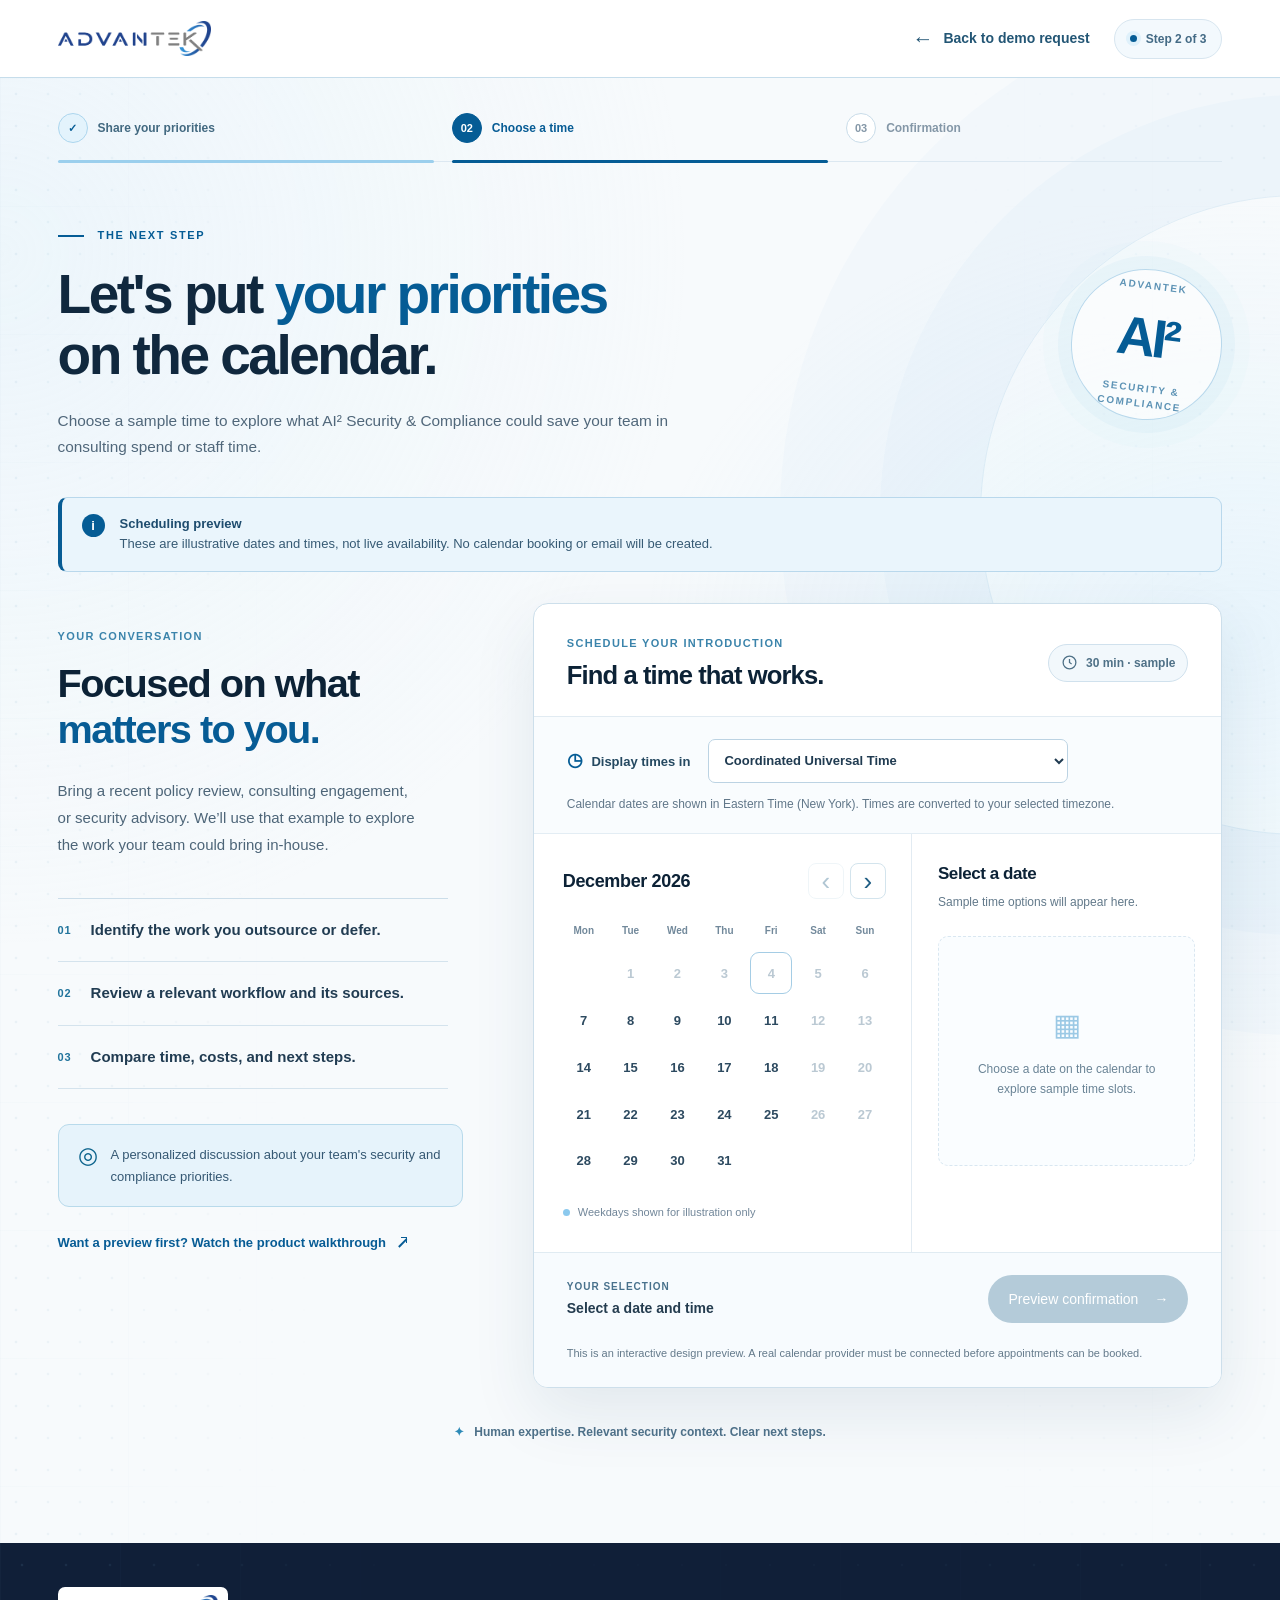
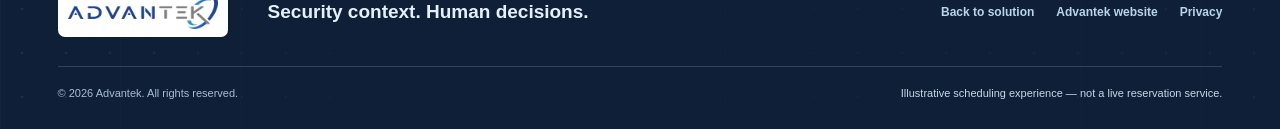
<file: schedule/index.html>
<!doctype html>
<html lang="en">
<head>
  <meta charset="utf-8">
  <meta name="viewport" content="width=device-width,initial-scale=1">
  <meta name="theme-color" content="#055c95">
  <meta name="description" content="Choose a sample time to explore Advantek AI² Security &amp; Compliance and discuss consulting spend, team capacity, or compliance.">
  <title>Schedule a Demo | Advantek AI² Security &amp; Compliance</title>
  <link rel="preconnect" href="https://advantekcorp.com">
  <link rel="stylesheet" href="https://advantekcorp.com/wp-content/uploads/elementor/google-fonts/css/quicksand.css?ver=1742470431">
  <link rel="stylesheet" href="https://advantekcorp.com/wp-content/uploads/elementor/google-fonts/css/mulish.css?ver=1742470461">
  <link rel="stylesheet" href="../styles.css?v=ai2-mid-market-1">
  <link rel="stylesheet" href="../booking.css?v=ai2-mid-market-1">
  <script src="../booking.js?v=ai2-mid-market-1" defer></script>
</head>
<body class="booking-page" data-booking-page="schedule">
  <a class="skip-link" href="#main-content">Skip to content</a>
  <header class="masthead booking-masthead" id="page-top">
    <div class="shell header-inner booking-header-inner">
      <a class="brand-link" href="../" aria-label="Advantek AI² Security &amp; Compliance home">
        <img src="../assets/advantek-logo.png" width="768" height="174" alt="Advantek" class="brand-logo">
      </a>
      <nav class="booking-nav" aria-label="Scheduling navigation">
        <a class="booking-back" href="../#demo"><span aria-hidden="true">←</span> Back to demo request</a>
        <span class="booking-step-status"><span class="booking-status-dot"></span> Step 2 of 3</span>
      </nav>
    </div>
  </header>

  <main id="main-content" class="booking-main">
    <section class="booking-stage shell" aria-labelledby="booking-title">
      <ol class="journey" aria-label="Demo request progress">
        <li class="journey-complete"><span class="journey-number" aria-hidden="true">✓</span><span>Share your priorities</span></li>
        <li class="journey-current" aria-current="step"><span class="journey-number">02</span><span>Choose a time</span></li>
        <li><span class="journey-number">03</span><span>Confirmation</span></li>
      </ol>
      <div class="booking-intro">
        <div>
          <p class="eyebrow"><span class="eyebrow-rule"></span> THE NEXT STEP</p>
          <h1 id="booking-title">Let's put <em>your priorities</em><br>on the calendar.</h1>
          <p class="booking-lede">Choose a sample time to explore what AI² Security &amp; Compliance could save your team in consulting spend or staff time.</p>
        </div>
        <div class="booking-intro-stamp" aria-hidden="true">
          <span>ADVANTEK</span><strong>AI²</strong><span>SECURITY &amp; COMPLIANCE</span>
        </div>
      </div>

      <div class="booking-preview-alert" role="note">
        <span class="booking-alert-icon" aria-hidden="true">i</span>
        <div><strong>Scheduling preview</strong><span>These are illustrative dates and times, not live availability. No calendar booking or email will be created.</span></div>
      </div>

      <div class="booking-layout">
        <aside class="booking-aside" aria-label="What to expect">
          <div class="booking-aside-head">
            <span class="booking-aside-kicker">YOUR CONVERSATION</span>
            <h2>Focused on what <em>matters to you.</em></h2>
            <p>Bring a recent policy review, consulting engagement, or security advisory. We’ll use that example to explore the work your team could bring in-house.</p>
          </div>
          <div class="booking-agenda" aria-label="Suggested demo agenda">
            <div><span>01</span><p>Identify the work you outsource or defer.</p></div>
            <div><span>02</span><p>Review a relevant workflow and its sources.</p></div>
            <div><span>03</span><p>Compare time, costs, and next steps.</p></div>
          </div>
          <div class="booking-context-note">
            <span class="booking-context-icon" aria-hidden="true">◎</span>
            <p id="booking-context-copy">A personalized discussion about your team's security and compliance priorities.</p>
          </div>
          <a href="../#video-walkthrough" class="booking-watch-link">Want a preview first? Watch the product walkthrough <span aria-hidden="true"><i class="diagonal-arrow" aria-hidden="true"></i></span></a>
        </aside>

        <section class="calendar-panel" aria-label="Choose a sample date and time">
          <div class="calendar-panel-header">
            <div><span class="calendar-kicker">SCHEDULE YOUR INTRODUCTION</span><h2>Find a time that works.</h2></div>
            <span class="calendar-duration"><svg width="17" height="17" viewBox="0 0 24 24" aria-hidden="true" fill="none" stroke="currentColor" stroke-width="1.8"><circle cx="12" cy="12" r="9"></circle><path d="M12 7v5l3 2"></path></svg> 30 min · sample</span>
          </div>
          <div class="calendar-timezone">
            <label for="booking-timezone"><span aria-hidden="true">◷</span> Display times in</label>
            <select id="booking-timezone" aria-describedby="booking-timezone-note"></select>
            <p id="booking-timezone-note">Calendar dates are shown in Eastern Time (New York). Times are converted to your selected timezone.</p>
          </div>
          <div class="calendar-content">
            <div class="calendar-date-column">
              <div class="calendar-month-bar">
                <h3 id="calendar-month" aria-live="polite">Choose a date</h3>
                <div class="calendar-month-actions">
                  <button type="button" class="calendar-month-button" id="calendar-prev" aria-label="Previous month">‹</button>
                  <button type="button" class="calendar-month-button" id="calendar-next" aria-label="Next month">›</button>
                </div>
              </div>
              <div class="calendar-weekdays" aria-hidden="true"><span>Mon</span><span>Tue</span><span>Wed</span><span>Thu</span><span>Fri</span><span>Sat</span><span>Sun</span></div>
              <div class="calendar-days" id="calendar-days" role="group" aria-label="Choose a date in Eastern Time"></div>
              <div class="calendar-day-note"><span aria-hidden="true" class="day-note-dot"></span> Weekdays shown for illustration only</div>
            </div>
            <div class="calendar-times-column">
              <div class="calendar-times-title"><h3 id="selected-day-label">Select a date</h3><p id="selected-day-helper">Available sample time options will appear here.</p></div>
              <div class="calendar-times" id="calendar-times" role="group" aria-label="Sample appointment times">
                <div class="calendar-empty"><span aria-hidden="true">▦</span><p>Choose a date on the calendar to explore the available sample time slots.</p></div>
              </div>
            </div>
          </div>
          <div class="calendar-checkout">
            <div class="calendar-selection"><span>YOUR SELECTION</span><strong id="booking-selection">Select a date and time</strong></div>
            <button class="button button-primary calendar-confirm" id="booking-continue" type="button" disabled>Preview confirmation <span aria-hidden="true">→</span></button>
          </div>
          <p class="calendar-footnote" id="booking-status" aria-live="polite">This is an interactive design preview. A real calendar provider must be connected before appointments can be booked.</p>
        </section>
      </div>
      <p class="booking-lower-note"><span aria-hidden="true">✦</span> Human expertise. Relevant security context. Clear next steps.</p>
    </section>
  </main>

  <footer class="booking-footer" aria-label="Advantek footer">
    <div class="shell booking-footer-main"><a href="../"><img src="../assets/advantek-logo.png" width="768" height="174" alt="Advantek"></a><span>Security context. Human decisions.</span><nav aria-label="Footer links"><a href="../">Back to solution</a><a href="https://advantekcorp.com/">Advantek website</a><a href="https://advantekcorp.com/privacy-policy/">Privacy</a></nav></div>
    <div class="shell booking-footer-bottom">© 2026 Advantek. All rights reserved. <span>Illustrative scheduling experience — not a live reservation service.</span></div>
  </footer>
</body>
</html>
</file>
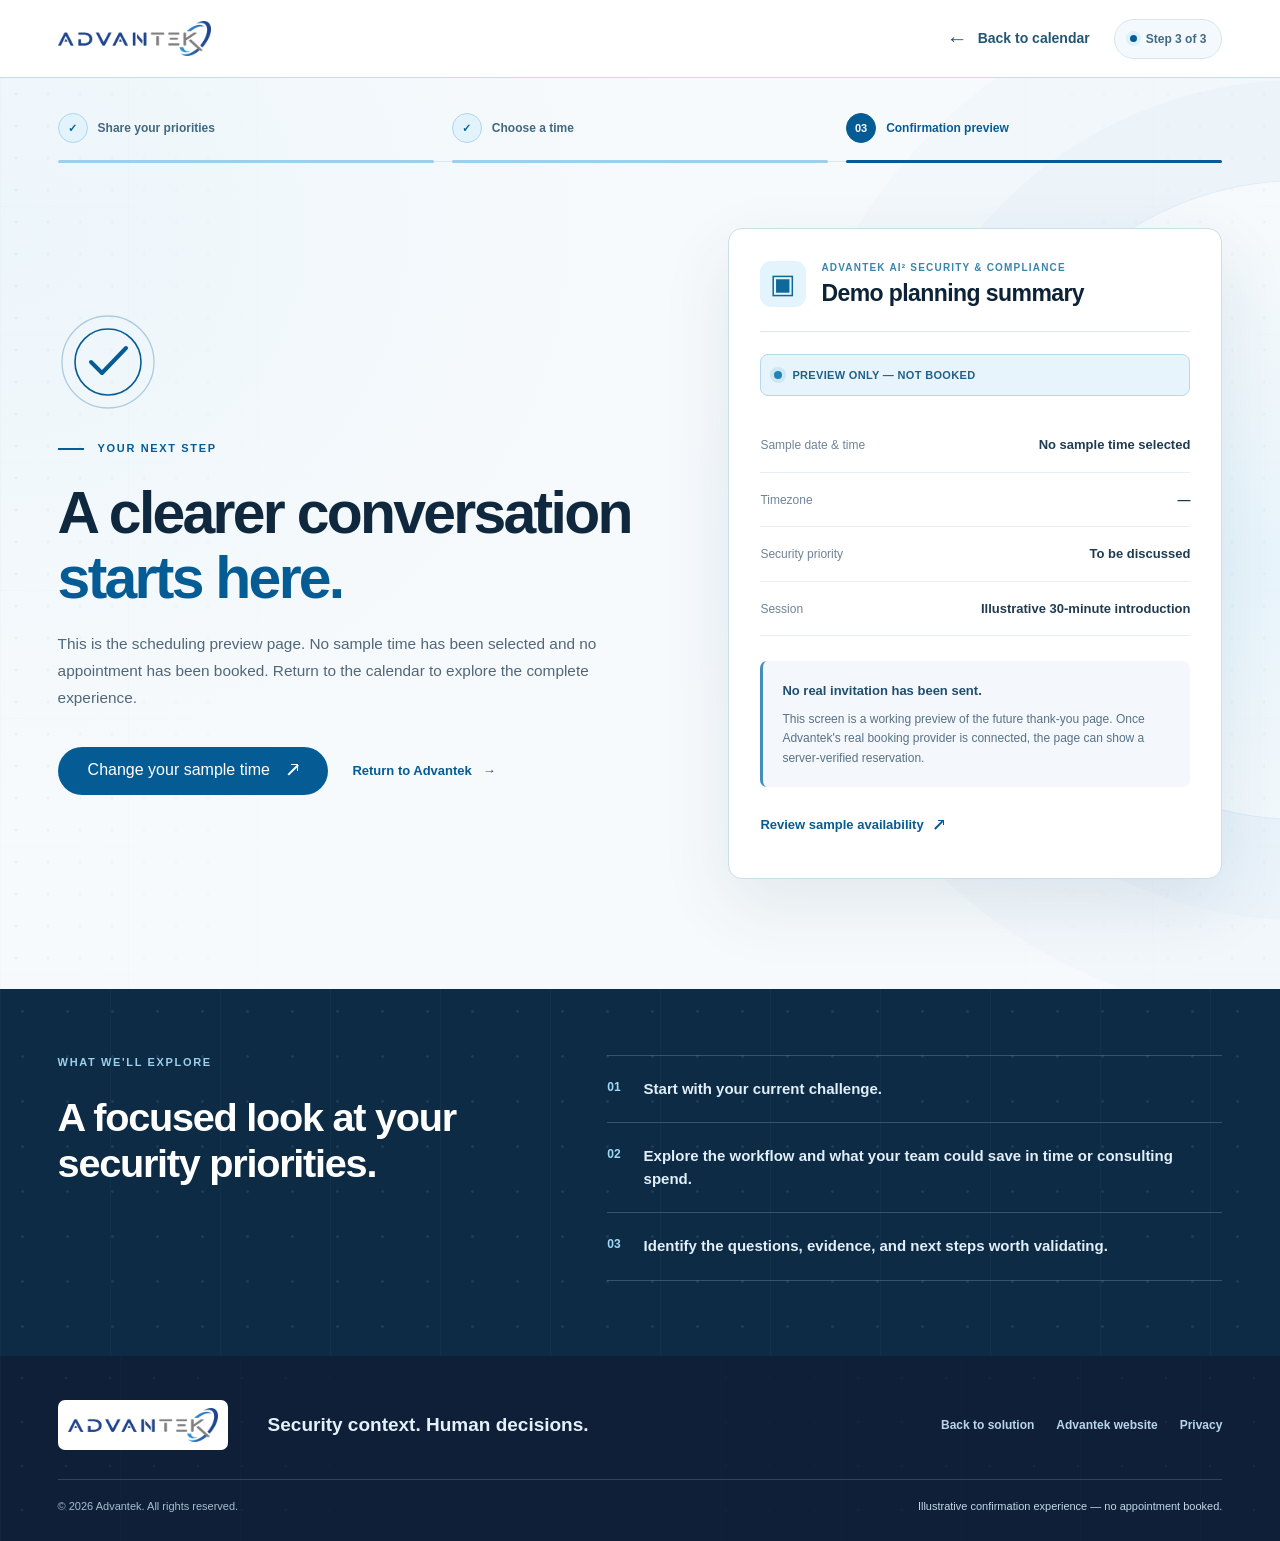
<file: thank-you/index.html>
<!doctype html>
<html lang="en">
<head>
  <meta charset="utf-8">
  <meta name="viewport" content="width=device-width,initial-scale=1">
  <meta name="theme-color" content="#055c95">
  <meta name="description" content="Review the Advantek AI² Security &amp; Compliance scheduling confirmation preview. This is not a real appointment confirmation.">
  <title>Demo Scheduling Preview | Advantek AI² Security &amp; Compliance</title>
  <link rel="preconnect" href="https://advantekcorp.com">
  <link rel="stylesheet" href="https://advantekcorp.com/wp-content/uploads/elementor/google-fonts/css/quicksand.css?ver=1742470431">
  <link rel="stylesheet" href="https://advantekcorp.com/wp-content/uploads/elementor/google-fonts/css/mulish.css?ver=1742470461">
  <link rel="stylesheet" href="../styles.css?v=ai2-mid-market-1">
  <link rel="stylesheet" href="../booking.css?v=ai2-mid-market-1">
  <script src="../booking.js?v=ai2-mid-market-1" defer></script>
</head>
<body class="booking-page" data-booking-page="thank-you">
  <a class="skip-link" href="#main-content">Skip to content</a>
  <header class="masthead booking-masthead" id="page-top"><div class="shell header-inner booking-header-inner"><a class="brand-link" href="../" aria-label="Advantek AI² Security &amp; Compliance home"><img src="../assets/advantek-logo.png" width="768" height="174" alt="Advantek" class="brand-logo"></a><nav class="booking-nav" aria-label="Page navigation"><a class="booking-back" href="../schedule/?preview=1"><span aria-hidden="true">←</span> Back to calendar</a><span class="booking-step-status"><span class="booking-status-dot"></span> Step 3 of 3</span></nav></div></header>
  <main id="main-content" class="booking-main confirmation-main">
    <section class="confirmation-stage shell" aria-labelledby="confirmation-title">
      <ol class="journey" aria-label="Demo request progress"><li class="journey-complete"><span class="journey-number" aria-hidden="true">✓</span><span>Share your priorities</span></li><li class="journey-complete"><span class="journey-number" aria-hidden="true">✓</span><span>Choose a time</span></li><li class="journey-current" aria-current="step"><span class="journey-number">03</span><span>Confirmation preview</span></li></ol>
      <div class="confirmation-grid">
        <div class="confirmation-story">
          <div class="confirmation-symbol" aria-hidden="true"><svg viewBox="0 0 100 100" fill="none"><circle cx="50" cy="50" r="46" stroke="currentColor" stroke-width="1.3" opacity=".28"/><circle cx="50" cy="50" r="33" stroke="currentColor" stroke-width="1.6"/><path d="m33 50 11 11 24-25" stroke="currentColor" stroke-width="4" stroke-linecap="round" stroke-linejoin="round"/></svg></div>
          <p class="eyebrow"><span class="eyebrow-rule"></span> YOUR NEXT STEP</p>
          <h1 id="confirmation-title">A clearer conversation <em>starts here.</em></h1>
          <p class="confirmation-lede" id="confirmation-lede">You've reached the confirmation preview. This prototype has not booked an appointment or sent your information.</p>
          <div class="confirmation-actions"><a href="../schedule/?preview=1" class="button button-primary">Change your sample time <span aria-hidden="true"><i class="diagonal-arrow" aria-hidden="true"></i></span></a><a href="../" class="confirmation-text-link">Return to Advantek <span aria-hidden="true">→</span></a></div>
        </div>
        <aside class="confirmation-receipt" aria-label="Scheduling preview details">
          <div class="receipt-header"><span class="receipt-icon" aria-hidden="true">▣</span><div><span>ADVANTEK AI² SECURITY &amp; COMPLIANCE</span><h2>Demo planning summary</h2></div></div>
          <div class="receipt-status" role="status"><span class="receipt-status-dot"></span> PREVIEW ONLY — NOT BOOKED</div>
          <dl class="receipt-details">
            <div><dt>Sample date &amp; time</dt><dd id="receipt-time">No sample time selected</dd></div>
            <div><dt>Timezone</dt><dd id="receipt-timezone">—</dd></div>
            <div><dt>Security priority</dt><dd id="receipt-priority">To be discussed</dd></div>
            <div id="receipt-audience-row" hidden><dt>Conversation audience</dt><dd id="receipt-audience"></dd></div>
            <div><dt>Session</dt><dd>Illustrative 30-minute introduction</dd></div>
          </dl>
          <div class="receipt-caution"><strong>No real invitation has been sent.</strong><p>This screen is a working preview of the future thank-you page. Once Advantek's real booking provider is connected, the page can show a server-verified reservation.</p></div>
          <a href="../schedule/?preview=1" class="receipt-adjust">Review sample availability <span aria-hidden="true"><i class="diagonal-arrow" aria-hidden="true"></i></span></a>
        </aside>
      </div>
    </section>
    <section class="confirmation-next" aria-labelledby="next-title"><div class="shell confirmation-next-grid"><div><p class="eyebrow">WHAT WE'LL EXPLORE</p><h2 id="next-title">A focused look at your security priorities.</h2></div><div class="confirmation-next-steps"><div><span>01</span><p>Start with your current challenge.</p></div><div><span>02</span><p id="next-demo-agenda">Explore the workflow and what your team could save in time or consulting spend.</p></div><div><span>03</span><p>Identify the questions, evidence, and next steps worth validating.</p></div></div></div></section>
  </main>
  <footer class="booking-footer" aria-label="Advantek footer"><div class="shell booking-footer-main"><a href="../"><img src="../assets/advantek-logo.png" width="768" height="174" alt="Advantek"></a><span>Security context. Human decisions.</span><nav aria-label="Footer links"><a href="../">Back to solution</a><a href="https://advantekcorp.com/">Advantek website</a><a href="https://advantekcorp.com/privacy-policy/">Privacy</a></nav></div><div class="shell booking-footer-bottom">© 2026 Advantek. All rights reserved. <span>Illustrative confirmation experience — no appointment booked.</span></div></footer>
</body>
</html>
</file>
<file: styles.css>
/* Advantek AI² Security & Compliance */
:root {
  --navy: #081628;
  --navy-2: #0e2439;
  --navy-3: #133450;
  --ink: #35352B;
  --muted: #5f6873;
  --blue: #055c95;
  --blue-hover: #044b7d;
  --sky: #96cff2;
  --line: #D3D3D3;
  --paper: #f5f7fa;
  --ice: #C5E3F6;
  --white: #fff;
  --font-head: Quicksand, sans-serif;
  --font-body: Mulish, sans-serif;
  --ease: cubic-bezier(.2,.65,.25,1);
}
*, *::before, *::after { box-sizing: border-box; }
html { scroll-padding-top: 6rem; }
body { margin: 0; min-width: 320px; color: var(--ink); background: var(--white); font-family: var(--font-body); font-size: 15px; line-height: 1.5; -webkit-font-smoothing: antialiased; }
body::before {
  content: "";
  position: fixed;
  inset: 0;
  z-index: -2;
  pointer-events: none;
  background:
    radial-gradient(circle at 10% 12%, rgba(150,207,242,.14), transparent 22%),
    radial-gradient(circle at 88% 26%, rgba(5,92,149,.12), transparent 24%),
    radial-gradient(circle at 78% 78%, rgba(150,207,242,.10), transparent 20%),
    linear-gradient(180deg, #fbfdff 0%, #f3f8fc 100%);
}
body::after {
  content: "";
  position: fixed;
  inset: 0;
  z-index: -1;
  pointer-events: none;
  opacity: .45;
  background-image:
    radial-gradient(circle, rgba(5,92,149,.16) 1px, transparent 1.6px),
    linear-gradient(90deg, rgba(5,92,149,.05) 1px, transparent 1px),
    linear-gradient(rgba(5,92,149,.04) 1px, transparent 1px),
    linear-gradient(120deg, transparent 0 42%, rgba(150,207,242,.10) 49%, transparent 56%),
    linear-gradient(60deg, transparent 0 38%, rgba(5,92,149,.06) 50%, transparent 62%);
  background-size: 28px 28px, 112px 112px, 112px 112px, 420px 420px, 520px 520px;
  background-position: 0 0, 0 0, 0 0, -80px 40px, calc(100% + 60px) 20%;
  mask-image: linear-gradient(180deg, rgba(0,0,0,.9), rgba(0,0,0,.8));
}
main { position: relative; z-index: 0; }
a { color: inherit; }
button, input, select { font: inherit; }
button { cursor: pointer; }
img, svg, video { max-width: 100%; }
h1,h2,h3,p { margin-top: 0; }
h1,h2,h3 { font-family: var(--font-head); letter-spacing: -.025em; }
h1,h2 { line-height: 1.1; }
h3 { line-height: 1.22; }
[hidden] { display: none !important; }
:focus-visible { outline: 3px solid #30a9ee; outline-offset: 4px; }
.sr-only { position: absolute !important; width: 1px; height: 1px; padding: 0; margin: -1px; overflow: hidden; clip: rect(0,0,0,0); white-space: nowrap; border: 0; }
.skip-link { position: fixed; z-index: 100; top: -80px; left: 15px; background: white; color: var(--navy); padding: 10px 15px; border-radius: 8px; }
.skip-link:focus { top: 10px; }
.shell { width: min(1260px, calc(100% - clamp(36px, 9vw, 144px))); margin-inline: auto; }
.section-space { padding-block: clamp(64px, 6vw, 100px); }
.eyebrow { display: flex; align-items: center; gap: 14px; color: var(--blue); text-transform: uppercase; letter-spacing: .15em; font: 800 11px/1.4 var(--font-body); margin-bottom: 25px; }
.eyebrow-light { color: var(--sky); }
.counter { font-weight: 700; letter-spacing: .04em; opacity: .6; }
.eyebrow-rule { width: 26px; height: 2px; background: currentColor; }
h2 { font-size: clamp(30px, 3.2vw, 43px); font-weight: 600; color: #5d5d53; }
h2 em, h1 em { font-style: normal; color: #4389b4; }
.text-link { display: inline-flex; align-items: center; gap: 14px; min-height: 44px; font-weight: 800; font-size: 14px; color: var(--blue); text-decoration: none; }
.text-link span { transition: transform .2s var(--ease); }
.text-link:hover span { transform: translate(3px,-3px); }
.text-link:hover { text-decoration: underline; text-underline-offset: 5px; }
.light-link { color: #b6e5ff; }
.button { display: inline-flex; align-items: center; justify-content: center; gap: 16px; min-height: 48px; padding: 12px 30px; border: 0; border-radius: 50px; text-decoration: none; font-weight: 500; font-size: 16px; line-height: 1.3; transition: background .2s var(--ease), transform .2s var(--ease), box-shadow .2s var(--ease); }
.button:hover { transform: translateY(-2px); }
.button-primary { background: var(--blue); color: white; }
.button-primary:hover { background: var(--blue-hover); box-shadow: 0 10px 24px #06588b28; }
.button-sky { background: var(--sky); color: var(--navy); }
.button-sky:hover { background: #c3e9ff; box-shadow: 0 10px 28px #90d9ff25; }

/* Header: quiet, compact, visibly separate from the content */
.masthead { position: sticky; top: 0; z-index: 30; height: 78px; background: #fffffffa; backdrop-filter: blur(16px); border-bottom: 1px solid #c6ddeb; }
.header-inner { display: flex; align-items: center; height: 100%; gap: clamp(14px, 2vw, 30px); }
.brand-link { display: inline-flex; flex-shrink: 0; align-items: center; }
.brand-logo { display: block; width: clamp(145px, 12vw, 182px); height: auto; }
.site-nav { display: flex; align-items: center; justify-content: center; gap: clamp(10px, 1.4vw, 22px); margin-left: auto; }
.site-nav a { font-size: 15px; line-height: 1.3; text-decoration: none; font-weight: 500; white-space: nowrap; color: #5f6873; transition: color .2s; }
.site-nav a:hover,.site-nav a[aria-current="location"] { color: var(--blue); }
.mobile-demo-link { display: none; }
.header-cta { margin-left: auto; white-space: nowrap; font-size: 15px; min-height: 44px; padding-inline: 22px; }
.menu-toggle { display: none; align-items: center; justify-content: center; gap: 10px; border: 1px solid var(--line); background: white; color: var(--navy); min-height: 44px; padding: 9px 12px; border-radius: 6px; font-size: 13px; font-weight: 800; }
.menu-bars { display: grid; gap: 4px; width: 18px; }
.menu-bars span { display: block; height: 2px; background: currentColor; }

/* Hero: cinematic, one product-focused illustration */
.hero { position: relative; isolation: isolate; overflow: hidden; color: white; background: radial-gradient(ellipse at 85% 45%, #183e59 0%, transparent 52%), linear-gradient(120deg, #071325, #0d263b 85%); }
.hero::before { content: ""; position: absolute; inset: 0; z-index: -1; background-image: linear-gradient(#acdfff0a 1px, transparent 1px), linear-gradient(90deg, #acdfff0a 1px, transparent 1px); background-size: 68px 68px; mask-image: linear-gradient(90deg,transparent 24%,black 100%); pointer-events: none; }
.hero-mesh { position: absolute; width: 60vw; height: 60vw; right: -25vw; top: -15vw; border-radius: 50%; border: 1px solid #63b0dc16; box-shadow: 0 0 0 100px #63b0dc05, 0 0 0 210px #63b0dc04; pointer-events: none; }
.hero-layout { display: grid; grid-template-columns: minmax(0, .92fr) minmax(0, 1.08fr); align-items: center; gap: clamp(30px, 5vw, 82px); min-height: min(660px, calc(100svh - 78px)); padding-block: clamp(62px, 7vw, 94px); }
.hero-copy { position: relative; z-index: 2; }
.hero h1 { max-width: 640px; margin: 0 0 27px; font-size: clamp(40px, 3.4vw, 54px); line-height: 1.2; font-weight: 800; letter-spacing: -.04em; }
.hero h1 em { color: var(--sky); }
.hero-intro { max-width: 455px; font-size: clamp(15px,1.3vw,18px); line-height: 1.55; color: #d3e6f1; margin-bottom: 32px; }
.hero-actions { display: flex; flex-wrap: wrap; align-items: center; gap: 15px 24px; }
.hero-actions .button { font-size: clamp(17px,1.65vw,20px); padding: 12px 27px; }
.hero-bottomline { margin-top: 52px; display: flex; align-items: center; gap: 9px; color: #acc9dc; font-size: 12px; font-weight: 700; }
.signal-dot { width: 7px; height: 7px; background: #9cdbfe; border-radius: 50%; box-shadow: 0 0 0 4px #9cdbfe20; }
.hero-art { min-width: 0; position: relative; min-height: 490px; display: grid; place-items: center; isolation: isolate; }
.art-orbit { position: absolute; inset: 9%; border-radius: 50%; border: 1px solid #a4dafa1b; pointer-events: none; }
.orbit-two { inset: 0; border-style: dashed; border-color: #a4dafa12; }
.hero-interface { position: relative; z-index: 2; width: min(100%, 590px); transform: perspective(1600px) rotateY(-5deg) rotateX(1deg); border: 1px solid #42708e; border-radius: 12px; background: #0a1b2c; box-shadow: 0 38px 80px #0007, 0 0 0 8px #badfff08; overflow: hidden; }
.interface-top { min-height: 48px; display: flex; align-items: center; gap: 12px; border-bottom: 1px solid #2c455b; background: #112a42; padding-inline: 18px; }
.interface-top > span { display: flex; gap: 5px; }
.interface-top i { display: block; width: 6px; height: 6px; background: #739bb8; border-radius: 50%; }
.interface-top strong { font-size: 12px; color: #dceefb; letter-spacing: .015em; }
.interface-top small { font-size: 9px; color: #94c6e4; font-weight: 800; letter-spacing: .08em; margin-left: auto; }
.interface-body { padding: clamp(22px, 4vw, 38px); }
.mini-overline { display: block; font: 800 10px/1.5 var(--font-body); color: #8cc9eb; letter-spacing: .12em; }
.interface-body h2 { color: white; font-size: clamp(23px, 2.4vw, 34px); letter-spacing: -.025em; margin: 10px 0 24px; }
.source-row { display: flex; flex-wrap: wrap; align-items: center; gap: 8px; font-size: 11px; font-weight: 800; color: #cce2f1; }
.source-icon { display: inline-grid; place-items: center; width: 28px; height: 28px; font-size: 16px; border: 1px solid #486d87; border-radius: 8px; background: #15344f; color: #9cdeff; }
.source-arrow { color: #8bc4e3; padding-inline: 5px; }
.analysis-line { display: flex; gap: 5px; margin-block: 21px; }
.analysis-line span { height: 3px; border-radius: 3px; background: #2c698f; flex: 1; }
.analysis-line span:nth-child(2) { background: #90d4f8; flex: 1.5; }
.finding-box { border: 1px solid #39526b; border-left: 3px solid #f1bd74; border-radius: 7px; background: #172b40; padding: 15px; margin-bottom: 10px; }
.finding-box p { color: #f0f6fa; font-size: 13px; line-height: 1.45; font-weight: 700; margin: 4px 0 0; }
.action-box { display: flex; align-items: center; gap: 15px; border: 1px solid #356582; border-radius: 7px; background: #0e3852; padding: 15px; }
.action-box strong { display: block; font-size: 13px; color: white; margin-top: 5px; }
.action-symbol { color: var(--sky); display: grid; place-items: center; border: 1px solid #5388a7; width: 38px; height: 38px; border-radius: 50%; font-size: 20px; flex-shrink: 0; }
.floating-tag { position: absolute; z-index: 3; display: flex; align-items: center; gap: 7px; border: 1px solid #729bb47d; border-radius: 5px; background: #133a55ea; box-shadow: 0 14px 35px #0005; padding: 11px 14px; font-size: 11px; font-weight: 800; color: #e4f5ff; }
.tag-one { top: 17px; left: -15px; }
.tag-two { right: -8px; bottom: 35px; }
.tiny-circle { width: 6px; height: 6px; border-radius: 50%; background: #9bd8ff; }
.hero-art-caption { position: absolute; bottom: -2px; left: 3%; color: #90bbd6; font-size: 11px; }

/* Challenges: text-only journal columns, ruled rows, no panels */
.challenge-section { background: #f9fbfd; }
.editorial-lead { display: grid; grid-template-columns: minmax(0, 1.5fr) minmax(0, .5fr); gap: 50px; align-items: end; margin-bottom: 54px; }
.editorial-lead h2 { margin: 0; max-width: 870px; }
.editorial-lead h2 em { color: var(--blue); }
.editorial-lead > p { font-size: 17px; color: var(--muted); margin-bottom: 6px; max-width: 280px; }
.challenge-lines { border-top: 1px solid #bdcedb; }
.challenge-line { display: block; border-bottom: 1px solid #cfdce7; }
.challenge-summary { display: grid; grid-template-columns: 70px minmax(0,1.05fr) minmax(0,.95fr) 24px; align-items: center; gap: 15px; min-height: 104px; padding-block: 22px; cursor: pointer; list-style: none; }
.challenge-summary::-webkit-details-marker { display: none; }
.challenge-line[open] .challenge-summary { color: var(--blue); }
.item-index { color: #417a9f; font-weight: 900; font-size: 13px; }
.challenge-line h3 { margin: 0; font-size: clamp(21px,2.1vw,30px); font-weight: 600; color: #5d5d53; }
.challenge-line p { margin: 0; font-size: 15px; color: #4c5f71; }
.line-symbol { font-size: 23px; font-weight: 300; color: #94aebe; }
.challenge-line:hover h3,.challenge-line[open] h3 { color: var(--blue); }
.challenge-line:hover .line-symbol { transform: translate(3px,-3px); color: var(--blue); }
.line-symbol,.challenge-line h3 { transition: color .2s var(--ease), transform .2s var(--ease); }

/* Solution: large split narrative and conceptual visual, not a faux report */
.solution-section { background: var(--navy-2); color: white; overflow: hidden; }
.solution-grid { display: grid; grid-template-columns: minmax(0,.78fr) minmax(0,1.22fr); gap: clamp(45px,8vw,120px); align-items: center; }
.solution-copy h2 { max-width: 550px; font-size: clamp(32px,3.25vw,46px); margin-bottom: 28px; color: white; }
.solution-copy h2 em { color: var(--sky); }
.solution-copy > p:not(.eyebrow) { color: #b8cbda; max-width: 450px; font-size: 17px; line-height: 1.68; margin-bottom: 27px; }
.solution-visual { position: relative; min-height: 475px; background: radial-gradient(ellipse at center, #1c4c6c 0%, transparent 75%); padding: 10px 6%; }
.visual-topline { display: flex; justify-content: space-between; border-top: 1px solid #597d95; padding-top: 12px; }
.visual-micro { font-size: 10px; letter-spacing: .1em; color: #9bc7e0; font-weight: 800; }
.scatter-field { display: flex; justify-content: center; gap: 12px; align-items: center; flex-wrap: wrap; position: relative; height: 180px; max-width: 430px; margin: 12px auto 0; }
.scatter-mark { display: grid; place-items: center; width: 46px; height: 46px; border: 1px solid #6689a37a; background: #163d59; color: #95c8e8; border-radius: 8px; font-size: 21px; }
.scatter-mark.a { transform: rotate(-12deg) translateY(-26px); }.scatter-mark.b { transform: rotate(8deg) translateY(11px); }.scatter-mark.c { transform: rotate(-5deg) translateY(-13px); }.scatter-mark.d { transform: rotate(15deg) translateY(35px); }.scatter-mark.e { transform: rotate(-16deg) translateY(-24px); }.scatter-mark.f { transform: rotate(5deg) translateY(6px); }
.scatter-grid-label { position: absolute; bottom: 0; color: #9ebacf; font-size: 10px; letter-spacing: .1em; font-weight: 800; }
.connector-arrow { display: flex; align-items: center; justify-content: center; gap: 20px; color: var(--sky); font-size: 21px; margin-block: 8px 14px; }
.connector-arrow span { display: block; height: 1px; width: 60px; background: #6e9cba; }
.clear-output { display: flex; align-items: center; gap: 20px; max-width: 500px; margin-inline: auto; padding: 26px; background: #e5f5ff; color: #0a263f; border-radius: 11px; box-shadow: 0 24px 50px #0003; }
.output-mark { width: 49px; height: 49px; display: grid; place-items: center; flex-shrink: 0; border-radius: 50%; background: #c1e9ff; font-size: 23px; }
.clear-output div { display: grid; gap: 6px; }
.clear-output div > span { color: #276f9e; font: 800 10px var(--font-body); letter-spacing: .1em; }
.clear-output strong { font: 800 clamp(16px,1.6vw,20px)/1.4 var(--font-head); }
.visual-footnote { margin-top: 22px; font-size: 10px; color: #9ac0d8; text-align: center; }

/* Process: one flowing horizontal line, generous breathing room */
.process-section { background: #fff; }
.process-header { text-align: center; max-width: 650px; margin-inline: auto; }
.process-header .eyebrow { justify-content: center; }
.process-header h2 { margin-bottom: 12px; }
.process-header h2 em { color: var(--blue); }
.process-header p:not(.eyebrow) { color: var(--muted); font-size: 17px; }
.process-track { display: grid; grid-template-columns: minmax(0,1fr) 48px minmax(0,1fr) 48px minmax(0,1fr); align-items: center; gap: 16px; margin-top: 65px; }
.process-step { position: relative; text-align: center; }
.step-number { font: 900 11px var(--font-body); letter-spacing: .1em; color: #4684a9; }
.step-visual { margin: 20px auto 24px; width: clamp(104px, 12vw, 150px); height: clamp(104px, 12vw, 150px); display: grid; place-items: center; color: #126393; background: #eff7fc; border: 1px solid #d2e6f2; border-radius: 50%; }
.step-visual svg { width: 70px; }
.process-step h3 { font-size: clamp(22px,2.4vw,30px); margin: 0 0 8px; }
.process-step p { max-width: 210px; margin-inline: auto; color: var(--muted); font-size: 14px; }
.track-connector { color: #669fc1; font-size: 30px; font-weight: 300; text-align: center; transform: translateY(-12px); }

/* Film: minimal copy, actual product front and center */
.film-section { background: #071523; color: white; }
.film-shell { max-width: 1190px; }
.film-top { display: flex; align-items: end; justify-content: space-between; gap: 34px; margin-bottom: 38px; }
.film-top h2 { font-size: clamp(33px,3.5vw,48px); margin: 0; color: #fff; }
.film-top h2 em { color: var(--sky); }
.film-top > p { max-width: 270px; font-size: 15px; color: #b1cadb; margin: 0 0 5px; }
.film-frame { position: relative; overflow: hidden; border-radius: 11px; border: 1px solid #36536b; background: #000; box-shadow: 0 27px 70px #0007; }
.film-frame video { display: block; width: 100%; aspect-ratio: 16 / 9; height: auto; max-height: 75vh; object-fit: contain; background: #000; }
.film-play { position: absolute; left: 50%; top: 50%; transform: translate(-50%,-50%); display: flex; gap: 11px; align-items: center; justify-content: center; min-width: 183px; min-height: 56px; border: 0; padding: 13px 20px; border-radius: 50px; color: #0a1c2a; background: #fff; box-shadow: 0 0 0 10px #9bd8ff2e,0 16px 50px #0007; font-weight: 900; font-size: 13px; }
.film-play span { color: var(--blue); }
.film-play:hover { background: #b9e5ff; }
.film-bottom { display: flex; align-items: center; justify-content: space-between; flex-wrap: wrap; gap: 12px 28px; margin-top: 24px; }
.film-bottom > span { font-size: 12px; color: #9bbbd0; }

/* Use cases: intentionally uneven bento visual with breathing room */
.use-cases-section { background: #f2f7fb; }
.use-header { display: grid; grid-template-columns: minmax(0,1.5fr) minmax(0,.5fr); align-items: end; gap: 40px; margin-bottom: 38px; }
.use-header h2 { max-width: 850px; margin: 0; }
.use-header > p { color: var(--muted); font-size: 16px; max-width: 260px; margin-bottom: 5px; }
.use-bento { display: grid; grid-template-columns: minmax(0, 1.15fr) minmax(0, .85fr); grid-template-rows: auto auto; gap: 16px; }
.use-tile { min-width: 0; position: relative; overflow: hidden; padding: clamp(27px,3.6vw,46px); border-radius: 10px; }
.tile-heading { display: flex; justify-content: space-between; align-items: center; gap: 15px; margin-bottom: 28px; }
.tile-index { font-size: 10px; font-weight: 900; letter-spacing: .13em; }
.tile-symbol { font-size: 23px; line-height: 1; font-weight: 300; }
.use-tile h3 { font-size: clamp(24px,2.25vw,31px); font-weight: 600; max-width: 380px; margin: 0 0 15px; }
.use-tile p { margin: 0; font-size: 14px; line-height: 1.6; max-width: 360px; }
.use-tile-feature { grid-row: span 2; background: #0c263e; color: #fff; min-height: 560px; }
.use-tile-feature h3 { color:#fff; }
.use-tile-feature .tile-index,.use-tile-feature .tile-symbol { color: #9bd8ff; }
.use-tile-feature p { color: #bdd1df; }
.tile-graphic { margin-top: 45px; }
.control-graphic { border: 1px solid #456682; border-radius: 8px; background: #122f49; padding: 17px; }
.control-graphic > div { display: grid; grid-template-columns: 1fr 1fr 14px; gap: 10px; align-items: center; padding: 15px 0; border-bottom: 1px solid #34556f; }
.control-graphic > div:last-child { border: 0; }
.control-graphic span { font-size: 10px; letter-spacing: .07em; color: #9bcce7; font-weight: 800; }
.control-graphic b { font-size: 11px; font-weight: 700; color: white; }
.control-dot { display: block; width: 7px; height: 7px; border-radius: 50%; }
.control-dot.amber { background: #f4bd72; }.control-dot.blue { background: #94d1f5; }
.use-tile-secondary { background: #d9edf9; min-height: 272px; color: #10283c; }
.use-tile-secondary .tile-index { color: #20658f; }
.use-tile-secondary h3 { font-size: clamp(23px,2.5vw,31px); }
.use-tile-secondary p { color: #3f5669; }
.risk-spectrum { margin-top: 27px; display: grid; grid-template-columns: 1fr 2fr; gap: 10px; font-size: 9px; font-weight: 900; letter-spacing: .09em; }
.risk-spectrum > div { display: flex; gap: 5px; align-items: center; }
.risk-spectrum i { height: 7px; border-radius: 3px; flex: 1; background: #5196bf; }
.risk-spectrum i:nth-child(2) { background: #7fb2d0; }.risk-spectrum i:nth-child(3) { background: #a5cbe2; }.risk-spectrum i:nth-child(4) { background: #c4dce9; }
.risk-spectrum small { grid-column: 2; color: #5b7489; font-size: 10px; }
.use-tile-tertiary { background: white; border: 1px solid #d2dfe8; min-height: 270px; }
.use-tile-tertiary .tile-index { color: #20658f; }
.use-tile-tertiary h3 { font-size: clamp(23px,2.5vw,31px); }
.use-tile-tertiary p { color: var(--muted); }
.timeline-graphic { display: grid; grid-template-columns: repeat(3,minmax(0,1fr)); gap: 8px 10px; margin-top: 22px; }
.timeline-graphic span { position: relative; height: 3px; background: #b3d7ed; }
.timeline-graphic span::before { content:""; display: block; width: 9px; height: 9px; transform: translateY(-3px); border-radius: 50%; background: #2574a4; }
.timeline-graphic strong { color: #527b99; font-size: 10px; }

/* Company story: media-like branded space plus very short editorial copy */
.advantek-section { background: white; }
.about-layout { display: grid; grid-template-columns: minmax(0,.9fr) minmax(0,1.1fr); align-items: center; gap: clamp(55px, 8vw, 120px); }
.about-brand-panel { position: relative; display: grid; place-content: center; justify-items: center; min-height: 380px; overflow: hidden; background: #eaf4fb; border-radius: 9px; border: 1px solid #d5e3ec; }
.about-brand-panel::before { content:""; position: absolute; inset: 0; background-image: linear-gradient(#12669610 1px,transparent 1px),linear-gradient(90deg,#12669610 1px,transparent 1px); background-size: 30px 30px; transform: rotate(-8deg) scale(1.5); }
.about-brand-decoration { position: absolute; width: 280px; height: 280px; border: 1px solid #7bb8d65e; border-radius: 50%; box-shadow: 0 0 0 80px #7bb8d614, 0 0 0 155px #7bb8d60b; }
.about-brand-panel img { position: relative; width: min(270px,70%); height: auto; }
.about-brand-panel > span { position: relative; margin-top: 16px; color: #4d86a8; font-size: 11px; font-weight: 900; letter-spacing: .13em; text-transform: uppercase; }
.about-copy h2 { font-size: clamp(33px,3.8vw,55px); margin-bottom: 23px; }
.about-copy > p:not(.eyebrow) { color: var(--muted); max-width: 480px; font-size: 16px; line-height: 1.75; margin-bottom: 24px; }

/* FAQ: compact two-column editorial accordion, not a grid of cards */
.faq-section { background: #f8fafc; border-top: 1px solid #edf1f5; }
.faq-layout { display: grid; grid-template-columns: minmax(0,.7fr) minmax(0,1.3fr); gap: clamp(50px,8vw,120px); }
.faq-intro h2 { font-size: clamp(36px,4.2vw,58px); margin-bottom: 15px; }
.faq-intro > p:not(.eyebrow) { color: var(--muted); font-size: 16px; }
.faq-questions { border-top: 1px solid #c5d6e2; }
.faq-questions details { border-bottom: 1px solid #cfdae3; }
.faq-questions summary { display: flex; justify-content: space-between; gap: 22px; align-items: center; padding: 19px 1px; list-style: none; font-size: 15px; font-weight: 900; color: var(--ink); cursor: pointer; }
.faq-questions summary::-webkit-details-marker { display: none; }
.faq-questions summary span { color: #4186af; font-size: 23px; line-height: 1; font-weight: 400; transition: transform .2s; }
.faq-questions details[open] summary span { transform: rotate(45deg); }
.faq-questions summary:hover { color: var(--blue); }
.faq-questions details p { font-size: 14px; color: var(--muted); padding: 0 30px 18px 1px; margin: 0; line-height: 1.7; }

/* Conversion: strong final visual contrast with working qualification steps */
.demo-section { background: radial-gradient(ellipse at 10% 25%, #14527b, transparent 50%), #0a2b48; color: white; }
.demo-layout { display: grid; grid-template-columns: minmax(0,.9fr) minmax(0,1.1fr); gap: clamp(45px, 7vw, 100px); align-items: center; }
.demo-copy h2 { font-size: clamp(40px,4.65vw,65px); margin-bottom: 26px; }
.demo-copy h2 em { color: var(--sky); }
.demo-copy > p:not(.eyebrow) { color: #c4d9e8; font-size: 17px; max-width: 440px; line-height: 1.7; }
.demo-assurance { display: flex; gap: 13px; align-items: start; max-width: 400px; padding-top: 25px; margin-top: 46px; border-top: 1px solid #47718d; font-size: 13px; color: #c2d8e9; }
.assurance-icon { display: grid; place-items: center; flex-shrink: 0; width: 33px; height: 33px; border: 1px solid #608dae; border-radius: 50%; color: var(--sky); }
.qualification-form { min-width: 0; border-radius: 10px; background: white; color: var(--ink); padding: clamp(24px,3.4vw,44px); box-shadow: 0 28px 65px #00132135; }
.preview-notice { background: #edf6fd; padding: 10px 12px; border-radius: 6px; font-size: 11px; color: #3f5f79; margin: 0 0 25px; }
.form-top { display: flex; justify-content: space-between; align-items: center; gap: 12px; margin-bottom: 22px; }
.form-top strong { font: 800 clamp(20px,2vw,26px) var(--font-head); line-height: 1.2; }
.form-top span { color: #71849a; font-size: 12px; font-weight: 800; white-space: nowrap; }
.form-steps { display: grid; grid-template-columns: 1fr 1fr; list-style: none; padding: 0; margin: 0 0 30px; gap: 12px; }
.form-steps li { display: flex; align-items: baseline; gap: 7px; padding-bottom: 9px; border-bottom: 3px solid #dbe7ef; color: #7b8da0; font-size: 11px; font-weight: 900; }
.form-steps li[aria-current] { border-color: #0874ad; color: var(--blue); }
.form-steps li span { font-weight: 700; }
.qualification-form fieldset { padding: 0; margin: 0; border: 0; min-width: 0; }
.qualification-form legend { margin-bottom: 21px; font: 800 16px var(--font-head); }
.form-grid { display: grid; grid-template-columns: repeat(2,minmax(0,1fr)); gap: 17px 16px; }
.form-grid > div { min-width: 0; }
.form-grid label { display: block; margin-bottom: 6px; color: #253b51; font-size: 12px; font-weight: 900; }
.form-grid label span { font-weight: 500; color: #7891a4; }
.form-grid :is(input, select) { display: block; width: 100%; height: 46px; min-width: 0; padding-inline: 12px; border: 1px solid #bfcfdb; border-radius: 6px; background: #fff; font-size: 14px; color: var(--ink); }
.form-grid :is(input, select):focus { border-color: #147bb5; outline: 2px solid #147bb540; outline-offset: 0; }
.form-grid :is(input, select):user-invalid { border-color: #b63a36; }
.form-submit { min-height: 47px; margin-top: 24px; padding-inline: 23px; }
.form-actions { display: flex; flex-wrap: wrap; align-items: center; justify-content: space-between; gap: 10px; }
.back-link { margin-top: 24px; min-height: 44px; padding: 8px 0; border: 0; color: var(--blue); background: transparent; font-size: 13px; font-weight: 900; }
.form-footnote { margin: 19px 0 0; color: #758699; font-size: 11px; line-height: 1.5; }

/* Footer: no CTA banner */
.site-footer { background: white; border-top: 1px solid #d9e5ee; }
.footer-primary { display: flex; align-items: center; justify-content: space-between; gap: 20px 40px; min-height: 103px; padding-block: 22px; }
.footer-primary img { display: block; width: 165px; height: auto; }
.footer-links { display: flex; flex-wrap: wrap; gap: 12px 26px; }
.footer-links a,.footer-bottom a { text-decoration: none; color: #2d485d; font-weight: 800; font-size: 12px; }
.footer-links a:hover,.footer-bottom a:hover { color: var(--blue); text-decoration: underline; }
.footer-bottom { display: flex; justify-content: space-between; align-items: center; flex-wrap: wrap; gap: 15px 25px; padding: 17px 0 22px; border-top: 1px solid #e5edf3; color: #586d81; font-size: 11px; }
.footer-bottom > div { display: flex; flex-wrap: wrap; gap: 10px 22px; }
.footer-bottom a { font-size: 11px; font-weight: 700; }

@media (max-width: 1150px) {
  .site-nav { gap: 11px; }.site-nav a { font-size: 14px; }
  .header-cta { padding-inline: 12px; }
}
@media (max-width: 960px) {
  .masthead { height: 72px; }
  .header-inner { position: relative; }
  .menu-toggle { display: inline-flex; margin-left: auto; }
  .site-nav { display: none; position: absolute; left: 0; right: 0; top: 100%; margin-top: 0; padding: 12px; border: 1px solid #d8e5ee; border-radius: 0 0 10px 10px; background: #fff; box-shadow: 0 20px 35px #08162822; }
  .site-nav.is-open { display: grid; gap: 0; }
  .site-nav a { display: flex; align-items: center; min-height: 44px; padding: 10px; font-size: 15px; }
  .site-nav .mobile-demo-link { display: flex; border-top: 1px solid var(--line); color: var(--blue); }
  .header-cta { margin-left: 0; }
  .hero-layout { min-height: auto; }
  .hero h1 { font-size: clamp(40px, 4.2vw, 51px); }
  .hero-art { min-height: 415px; }
  .tag-one { left: 0; }.tag-two { right: 0; }
  .source-row { font-size: 10px; }
}
@media (max-width: 760px) {
  .shell { width: min(100% - 36px, 540px); }
  .section-space { padding-block: 66px; }
  .hero-layout, .solution-grid, .about-layout, .faq-layout, .demo-layout { grid-template-columns: 1fr; }
  .hero-layout { gap: 30px; padding-block: 72px 70px; }
  .hero h1 { font-size: clamp(40px,7.6vw,49px); }
  .hero-bottomline { margin-top: 28px; }
  .hero-art { min-height: 390px; }
  .hero-interface { transform: none; }
  .hero-art-caption { bottom: 0; }
  .editorial-lead, .use-header { grid-template-columns: 1fr; gap: 18px; margin-bottom: 30px; }
  .editorial-lead > p, .use-header > p { max-width: 500px; }
  .challenge-summary { grid-template-columns: 40px 1fr 26px; gap: 10px; }
  .challenge-summary p { grid-column: 2; grid-row: 2; }
  .challenge-summary .line-symbol { grid-column: 3; grid-row: 1; }
  .solution-grid { gap: 25px; }
  .solution-visual { padding: 0; min-height: 425px; }
  .film-top { align-items: start; flex-direction: column; gap: 13px; margin-bottom: 22px; }
  .film-top > p { max-width: 440px; }
  .use-bento { grid-template-columns: 1fr; }
  .use-tile-feature { grid-row: auto; min-height: 520px; }
  .use-tile-secondary,.use-tile-tertiary { min-height: 295px; }
  .about-brand-panel { min-height: 280px; }
  .faq-layout { gap: 25px; }
  .demo-layout { gap: 38px; }
  .demo-assurance { margin-top: 22px; }
  .footer-primary { flex-wrap: wrap; }
}
@media (max-width: 520px) {
  .shell { width: calc(100% - 32px); }
  .brand-logo { width: 133px; }
  .header-cta { font-size: 12px; min-height: 42px; padding: 9px 12px; gap: 7px; }
  .menu-toggle { padding-inline: 9px; min-width: 44px; }
  .menu-toggle-label { display: none; }
  .eyebrow { font-size: 10px; }
  h2 { font-size: clamp(32px,8vw,44px); }
  .hero h1 { font-size: clamp(36px, 9vw, 44px); }
  .hero-intro { font-size: 16px; }
  .hero-art { min-height: 360px; }
  .interface-body { padding: 19px; }
  .hero-interface { width: 100%; }
  .interface-body h2 { font-size: 22px; }
  .source-row { gap: 6px; }
  .source-icon { width: 24px; height: 24px; }
  .floating-tag { display: none; }
  .challenge-summary { min-height: 105px; }
  .challenge-line h3 { font-size: 22px; }
  .challenge-line p { font-size: 13px; }
  .scatter-mark { width: 37px; height: 37px; }
  .scatter-field { gap: 7px; }
  .clear-output { padding: 18px; }
  .process-track { grid-template-columns: 1fr; gap: 10px; margin-top: 35px; }
  .process-step { display: grid; grid-template-columns: 80px 1fr; text-align: left; gap: 3px 15px; align-items: center; padding: 12px 0; }
  .process-step .step-number { grid-column: 1; grid-row: 1; align-self: end; text-align: center; }
  .process-step .step-visual { grid-column: 1; grid-row: 2 / span 2; margin: 0; height: 74px; width: 74px; }
  .step-visual svg { width: 54px; }
  .process-step h3 { grid-column: 2; grid-row: 2; }
  .process-step p { grid-column: 2; grid-row: 3; margin: 0; max-width: none; }
  .track-connector { font-size: 20px; transform: none; text-align: left; padding-left: 27px; }
  .film-frame video { min-height: 215px; }
  .film-play { min-width: 164px; min-height: 50px; }
  .use-tile { padding: 25px; }
  .control-graphic > div { grid-template-columns: 1fr 1fr 8px; gap: 6px; }
  .control-graphic b { font-size: 10px; }
  .about-brand-panel { min-height: 240px; }
  .form-grid { grid-template-columns: 1fr; }
  .form-actions { align-items: stretch; }
  .form-actions .form-submit { width: 100%; order: 1; margin-top: 5px; }
  .form-actions .back-link { order: 2; margin-top: 0; }
  .footer-links { gap: 10px 16px; }
}
@media (prefers-reduced-motion: no-preference) {
  html { scroll-behavior: smooth; }
  .hero-interface { animation: interface-enter .75s var(--ease) backwards; }
  .hero-copy { animation: copy-enter .65s var(--ease) backwards; }
  @keyframes interface-enter { from { opacity: 0; translate: 0 12px; } to { opacity: 1; translate: 0 0; } }
  @keyframes copy-enter { from { opacity: 0; translate: 0 10px; } to { opacity: 1; translate: 0 0; } }
  .process-step:hover .step-visual { transform: translateY(-4px); box-shadow: 0 12px 25px #156ca013; }
  .step-visual { transition: transform .25s var(--ease),box-shadow .25s var(--ease); }
}
@media (prefers-reduced-motion: reduce) { *, *::before, *::after { animation-duration: .01ms !important; transition-duration: .01ms !important; scroll-behavior: auto !important; } }

.cycle-scenario { margin-left: 2px; padding: 7px 9px; border: 1px solid #456c87; border-radius: 50px; background: #19384f; color: #c5e8fc; font-size: 10px; font-weight: 700; white-space: nowrap; }
.cycle-scenario:hover { background: #285675; }
@media(max-width:520px) { .cycle-scenario { font-size: 9px; padding: 5px; } .interface-top { gap: 6px; padding-inline: 10px; } .interface-top strong { font-size: 11px; } }

@media (max-width: 360px) { .header-cta { display: none; } }

/* Brand-aligned interaction layer (v2): purposeful controls, not repeated card layouts */
:root { --brand-primary:#5d5d53; --brand-body:#777777; --brand-blue:#055c95; --brand-sky:#96cff2; --brand-pale:#C5E3F6; --brand-light:#D3D3D3; }
/* Advantek uses Quicksand headings and Mulish copy and navigation. */
.site-nav a { font-family: var(--font-body); }
.eyebrow { color: var(--blue); }
.eyebrow-light { color: var(--sky); }
.button-primary { background:#055c95; }
.button-sky { background:#96cff2; }
.text-link { font-weight:700; }
.film-top h2,.demo-copy h2,.solution-copy h2 { color:white; }
.hero h1 { color:#fff; }
.process-header h2,.use-header h2,.editorial-lead h2,.faq-intro h2,.about-copy h2 { color:#5d5d53; }
.process-header h2 em,.use-header h2 em,.editorial-lead h2 em { color:#055c95; }
.challenge-line .challenge-detail { padding: 0 30px 23px 85px; color:#5d5d53; font-size:14px; line-height:1.55; }
.challenge-detail strong { font-weight:700; color:var(--blue); }
.challenge-detail a { display:inline-flex; gap:5px; margin-left:13px; color:var(--blue); font-weight:700; text-underline-offset:4px; }
.challenge-line[open] .line-symbol { transform:rotate(45deg); color:var(--blue); }
.challenge-summary:focus-visible { outline:3px solid var(--sky); outline-offset:3px; border-radius:5px; }
.section-inline-cta,.use-case-footer { display:flex; justify-content:space-between; align-items:center; flex-wrap:wrap; gap:10px 22px; margin-top:24px; color:#5d5d53; font-size:15px; }
.section-inline-cta span,.use-case-footer > span { font-weight:600; }
.inline-arrow { color:var(--blue); font-weight:700; display:inline-flex; align-items:center; gap:8px; text-decoration:none; min-height:44px; }
.inline-arrow:hover,.inline-arrow:focus-visible { text-decoration:underline; text-underline-offset:5px; }
.solution-actions { display:flex; flex-wrap:wrap; align-items:center; gap:10px 22px; }
.solution-actions .button { min-height:46px; }
/* Before/after comparison is the only visual mode switch on the page. */
.solution-visual { min-height:440px; }
.view-switch { display:flex; flex-wrap:wrap; gap:7px; padding:14px 0 8px; }
.view-toggle { min-height:43px; border:1px solid #6c91a9; border-radius:50px; color:#d8effe; background:transparent; padding:9px 15px; font:500 13px/1.25 var(--font-body); }
.view-toggle[aria-pressed="true"] { color:#12304b; border-color:var(--sky); background:var(--sky); }
.view-toggle:hover:not([aria-pressed="true"]) { background:#21445f; }
.compare-scenes { min-height:320px; display:grid; align-items:center; }
.compare-scene { grid-area:1/1; padding:14px 4px; }
.compare-scene.is-active { animation:scene-arrive .3s ease-out both; }
.scene-caption { color:#a9d7f3; font-size:10px; letter-spacing:.1em; font-weight:800; margin-bottom:18px; }
.signal-stack { display:grid; gap:10px; max-width:470px; }
.signal-row { display:grid; grid-template-columns:36px minmax(0,1fr) auto; align-items:center; gap:13px; padding:16px; background:#163e5c; border:1px solid #6089a174; border-radius:9px; color:white; font-weight:600; }
.signal-row:nth-child(2) { margin-left:25px; }
.signal-row:nth-child(3) { margin-left:12px; }
.signal-avatar { display:grid; place-items:center; width:30px; height:30px; border-radius:50%; background:#315d7c; color:var(--sky); font-weight:800; }
.signal-row small { color:#b4d2e4; font-size:11px; }
.scene-takeaway { color:#cfdeea; font-size:14px; max-width:450px; margin:18px 0 0; }
.resolved-stack { display:flex; align-items:center; gap:20px; padding:27px 24px; background:#e7f5fc; color:#183751; border-radius:12px; box-shadow:0 18px 40px #0003; }
.resolution-check { display:grid; place-items:center; width:54px; height:54px; border-radius:50%; background:#b5e4fc; color:#075c95; font-size:26px; flex:0 0 auto; }
.resolution-label { display:block; color:#3d6680; font-size:10px; font-weight:800; letter-spacing:.09em; margin-bottom:7px; }
.resolved-stack strong { display:block; font:700 clamp(16px,1.5vw,20px)/1.35 var(--font-head); }
.review-steps { display:flex; gap:8px; margin-top:16px; flex-wrap:wrap; }
.review-steps span { display:inline-flex; align-items:center; gap:8px; font-size:12px; color:#d0e7f6; }
.review-steps b { color:var(--sky); }
.visual-footnote { margin-top:4px; }
@keyframes scene-arrive { from { opacity:.4; transform:translateY(6px); } to { opacity:1; transform:none; } }
/* Stepper retains a simple process layout, not a second report interface. */
.step-select { display:block; margin:auto; border:0; background:none; padding:0 6px 4px; color:inherit; border-radius:16px; }
.step-select .step-visual { transition:background .2s, border-color .2s, box-shadow .2s; }
.step-select:hover .step-visual { background:#d8ecf9; }
.step-select[aria-pressed="true"] .step-visual { background:#c5e3f6; border-color:#055c95; box-shadow:0 0 0 5px #96cff23d; }
.process-bottom { display:flex; flex-wrap:wrap; align-items:center; justify-content:center; gap:14px 30px; margin:33px auto 0; max-width:850px; padding-top:14px; border-top:1px solid #dde8ef; }
.process-bottom p { color:#5d5d53; margin:0; font-size:14px; }
.process-bottom .inline-arrow { color:var(--blue); }
/* Use cases link directly into a contextualized demo request. */
.tile-cta { display:inline-flex; align-items:center; gap:9px; min-height:44px; margin-top:18px; color:#055c95; text-decoration:none; font-weight:700; font-size:14px; }
.tile-cta:hover { text-decoration:underline; text-underline-offset:4px; }
.use-tile-feature .tile-cta { color:#96cff2; }
.tile-graphic { margin-top:20px; }
.risk-spectrum { margin-top:12px; }
.timeline-graphic { margin-top:12px; }
.use-case-footer { padding-top:13px; border-top:1px solid #cadee8; }
.about-demo { margin-left:20px; margin-top:10px; }
.hero-art-caption { display:flex; justify-content:space-between; gap:10px; width:100%; color:#b5d4e7; }
#scenario-count { white-space:nowrap; }
/* Responsive controls must remain usable without hover. */
@media (max-width:760px) {
 .challenge-summary { grid-template-columns:40px minmax(0,1fr) 26px; }
 .challenge-detail { padding-left:49px !important; }
 .solution-visual { min-height:390px; }
 .review-steps { display:grid; gap:5px; }
 .step-select { margin:0; padding:0; }
 .process-step .step-number { text-align:center; }
 .about-demo { margin-left:0; display:flex; width:fit-content; }
 .hero-art-caption { flex-wrap:wrap; }
}
@media(max-width:420px) {
 .signal-row { grid-template-columns:32px minmax(0,1fr); gap:8px; padding:12px; }
 .signal-row small { grid-column:2; }
 .signal-row:nth-child(2),.signal-row:nth-child(3) { margin-left:0; }
 .view-toggle { font-size:12px; padding:8px 10px; }
 .section-inline-cta,.use-case-footer { display:block; }
 .hero-actions .button { font-size:16px; }
 .hero-art-caption { font-size:9px; }
}
@media (prefers-reduced-motion:reduce) { .compare-scene.is-active { animation:none; } }
/* Mobile process refinement: controls, title and explanation share one aligned row. */
@media (max-width:520px) {
  .process-step { grid-template-columns:88px minmax(0,1fr); grid-template-rows:auto auto; align-items:center; column-gap:18px; row-gap:4px; }
  .process-step > .step-select { grid-column:1; grid-row:1 / span 2; display:grid; justify-items:center; align-content:center; }
  .process-step > h3 { grid-column:2; grid-row:1; margin:0; align-self:end; }
  .process-step > p { grid-column:2; grid-row:2; margin:0; align-self:start; }
  .process-step .step-visual { margin:3px 0 0; grid-column:auto; grid-row:auto; }
  .process-step .step-number { grid-column:auto; grid-row:auto; }
}


/* v3 — scroll-aware navigation, premium footer and restrained motion */
.masthead { transition: transform .26s var(--ease), box-shadow .26s var(--ease); will-change: transform; }
.masthead.is-scrolled-away:not(:focus-within) { transform: translateY(calc(-100% - 3px)); pointer-events: none; }
.site-nav a { font-size: 16px; }
.header-cta { font-size: 16px; }
.header-inner { gap: clamp(10px, 1.4vw, 22px); }
.site-nav { gap: clamp(9px, 1.15vw, 18px); }
@media (min-width:961px) and (max-width:1180px) {
  .site-nav a { font-size: 15px; }
  .header-cta { font-size: 15px; }
}
@media (max-width:960px) { .site-nav a { font-size: 16px; } }

/* Auto-updating product examples, but static when reduced motion is requested. */
@media (prefers-reduced-motion:no-preference) {
  .interface-body.sample-swapped > :is(h2,.finding-box,.action-box) { animation: example-shift .36s var(--ease) both; }
  @keyframes example-shift { from { opacity: .35; translate: 0 5px; } to { opacity: 1; translate: 0 0; } }
  .compare-scene.is-active { animation: scene-arrive .32s var(--ease); }
  .process-step.is-active .step-visual { transition: background .23s var(--ease), border-color .23s var(--ease), box-shadow .23s var(--ease); }
}
.challenge-line[open] { background: linear-gradient(90deg,#eaf6fe88,transparent 70%); }
.faq-questions details[open] { background: linear-gradient(90deg,#eaf6fe88,transparent 75%); }
@media (any-hover:hover) {
  .challenge-summary:hover { color: var(--blue); }
  .faq-questions summary:hover { color: var(--blue); }
}
.process-step.is-active h3 { color: var(--blue); }
.process-step.is-active .step-visual { background: #c5e3f6; border-color: var(--blue); box-shadow: 0 0 0 5px #96cff23d; }

/* Only prominent CTA pills pulse; all hover and focus styles remain untouched. */
@media (prefers-reduced-motion:no-preference) {
  .button:not(:hover):not(:focus-visible) { animation: advantek-cta-heartbeat 10s ease-out infinite; }
  .header-cta:not(:hover):not(:focus-visible) { animation-delay:-2.5s; }
  .solution-actions .button:not(:hover):not(:focus-visible) { animation-delay:-3.8s; }
  .about-demo:not(:hover):not(:focus-visible) { animation-delay:-5.6s; }
  .form-submit:not(:hover):not(:focus-visible) { animation-delay:-4s; }
  @keyframes advantek-cta-heartbeat {
    0%,5%,13%,100% { box-shadow: 0 0 0 0 rgb(88 177 235 / 0%); }
    7% { box-shadow: 0 0 0 5px rgb(88 177 235 / 27%); }
    10% { box-shadow: 0 0 0 10px rgb(88 177 235 / 0%); }
  }
}

/* LeadsFlo-inspired layout, adapted to Advantek's own navy/blue identity. No CTA banner. */
.site-footer { position:relative; background:#101f38; color:#e9f4fd; border-top:0; overflow:hidden; }
.site-footer::before { content:"";position:absolute;inset:0;pointer-events:none; background:radial-gradient(ellipse at 0 0,#245b8226,transparent 52%); }
.footer-main { position:relative;display:grid;grid-template-columns:minmax(260px,1.8fr) repeat(2,minmax(145px,.85fr)) minmax(190px,1fr);gap:clamp(24px,3.5vw,65px);padding-block:clamp(65px,7vw,105px) 58px;align-items:start; }
.footer-logo-link { display:inline-flex;align-items:center;padding:11px 14px;background:#fff;border-radius:8px;width:fit-content; }
.footer-logo-link img { display:block;width:clamp(145px,12vw,190px);height:auto; }
.footer-promise { font:800 clamp(30px,3.1vw,43px)/1.13 var(--font-head);letter-spacing:-.04em;max-width:370px;margin:26px 0 20px; }
.footer-promise em { color:var(--sky);font-style:normal; }
.footer-description { font:400 15px/1.8 var(--font-body);color:#b8cadb;max-width:325px;margin:0; }
.footer-column {display:flex;flex-direction:column;align-items:flex-start;gap:15px;min-width:0;}
.footer-column h2 {color:#e8f4fc;font:800 13px/1.5 var(--font-body);letter-spacing:.1em;margin:5px 0 8px;}
.footer-column a { font:500 15px/1.45 var(--font-body);text-decoration:none;color:#c2d4e5;transition:color .2s; }
.footer-column a:hover,.footer-column a:focus-visible {color:var(--sky);text-decoration:underline;text-underline-offset:5px;}
.footer-column p {font:400 15px/1.75 var(--font-body);color:#b8cadb;margin:0;max-width:230px;}
.footer-contact-link { color:var(--sky)!important;font-weight:800!important;display:inline-flex;align-items:center;gap:9px;margin-top:4px; }
.footer-contact-link span {transition:transform .2s var(--ease);}
.footer-contact-link:hover span { transform:translate(3px,-3px); }
.footer-bottom {position:relative;border-top:1px solid #ffffff25;padding:22px 0 31px;display:flex;align-items:center;justify-content:space-between;gap:14px 28px;color:#9fb5c8;font:400 13px/1.5 var(--font-body);}
.footer-bottom-note {color:#b5cadb;}
.footer-legal {display:flex;flex-wrap:wrap;align-items:center;gap:12px 22px;}
.footer-legal a {font:600 13px/1.4 var(--font-body);text-decoration:none;color:#d3e0ed;}
.footer-legal a:hover,.footer-legal a:focus-visible {color:var(--sky);text-decoration:underline;text-underline-offset:4px;}
.site-footer :focus-visible {outline-color:var(--sky);}
@media (max-width:1080px) {
  .footer-main {grid-template-columns:minmax(230px,1.4fr) repeat(2,minmax(145px,1fr));}
  .footer-contact {grid-column:2 / 4;}
  .footer-bottom-note {display:none;}
}
@media (max-width:760px) {
  .footer-main {grid-template-columns:repeat(2,minmax(0,1fr));gap:34px 26px;padding-block:55px 35px;}
  .footer-identity {grid-column:1/-1;}
  .footer-contact {grid-column:1/-1;}
  .footer-promise {font-size:clamp(31px,7vw,40px);max-width:410px;}
  .footer-description {max-width:480px;}
  .footer-bottom {align-items:flex-start;flex-direction:column;}
}
@media (max-width:380px) {
  .footer-main {column-gap:14px;}
  .footer-column a {font-size:14px;}
}


/* v3.2 — shared AI / cybersecurity backdrop across the entire funnel.
   Stronger visual continuity, while keeping text and controls clear. */
.challenge-section,.solution-section,.process-section,.film-section,
.use-cases-section,.advantek-section,.faq-section,.demo-section { position: relative; isolation: isolate; }
.challenge-section::before,.solution-section::before,.process-section::before,
.film-section::before,.use-cases-section::before,.advantek-section::before,
.faq-section::before,.demo-section::before {
  content: "";
  position: absolute; inset: 0; z-index: 0; pointer-events: none;
  background-image:
    radial-gradient(circle, rgba(5,92,149,.22) 1px, transparent 1.75px),
    linear-gradient(90deg, rgba(5,92,149,.05) 1px, transparent 1px),
    linear-gradient(rgba(5,92,149,.045) 1px, transparent 1px),
    radial-gradient(circle at 18% 28%, rgba(150,207,242,.13), transparent 18%),
    radial-gradient(circle at 84% 72%, rgba(5,92,149,.09), transparent 19%),
    linear-gradient(135deg, transparent 0 44%, rgba(150,207,242,.08) 50%, transparent 56%);
  background-size: 36px 36px, 128px 128px, 128px 128px, 420px 420px, 420px 420px, 520px 520px;
  background-position: 0 0, 0 0, 0 0, left -120px top -20px, right -120px bottom -60px, center center;
  mask-image: linear-gradient(90deg, rgba(0,0,0,.92) 0%, rgba(0,0,0,.52) 18%, rgba(0,0,0,.5) 82%, rgba(0,0,0,.9) 100%);
  opacity: .58;
}
.solution-section::before,.film-section::before,.demo-section::before,.hero::after,.site-footer::after {
  content: "";
  position: absolute; inset: 0; pointer-events: none;
  background-image:
    radial-gradient(circle, rgba(150,207,242,.28) 1px, transparent 1.8px),
    linear-gradient(90deg, rgba(150,207,242,.07) 1px, transparent 1px),
    linear-gradient(rgba(150,207,242,.06) 1px, transparent 1px),
    radial-gradient(circle at 24% 20%, rgba(150,207,242,.10), transparent 18%),
    radial-gradient(circle at 76% 76%, rgba(255,255,255,.07), transparent 18%);
  background-size: 34px 34px, 118px 118px, 118px 118px, 360px 360px, 360px 360px;
  background-position: 0 0, 0 0, 0 0, left top, right bottom;
  opacity: .34;
}
.hero::after { z-index: -1; }
.site-footer::after { z-index: 0; opacity: .26; }
.challenge-section > .shell,.solution-section > .shell,.process-section > .shell,
.film-section > .shell,.use-cases-section > .shell,.advantek-section > .shell,
.faq-section > .shell,.demo-section > .shell,.site-footer > .shell { position: relative; z-index: 1; }
/* Keep the floating badge clear of the product application title. */
.tag-one { top: -16px; left: 6px; }
@media (max-width: 960px) { .tag-one { top: -12px; left: 5px; } }

/* Secondary CTAs use a quiet, staggered arrow cue instead of another glowing pill. */
@media (prefers-reduced-motion: no-preference) {
  .text-link > span,.inline-arrow > span,.tile-cta > span,.footer-contact-link > span {
    animation: advantek-arrow-cue 13s ease-in-out infinite;
  }
  .inline-arrow > span { animation-delay: -3s; }
  .tile-cta > span { animation-delay: -6s; }
  .footer-contact-link > span { animation-delay: -9s; }
  .text-link:hover > span,.text-link:focus-visible > span,
  .inline-arrow:hover > span,.inline-arrow:focus-visible > span,
  .tile-cta:hover > span,.tile-cta:focus-visible > span,
  .footer-contact-link:hover > span,.footer-contact-link:focus-visible > span { animation: none; }
  @keyframes advantek-arrow-cue {
    0%,5%,11%,100% { translate: 0 0; }
    7% { translate: 3px -2px; }
    9% { translate: 0 0; }
  }
}
@media (prefers-reduced-motion: reduce) {
  .masthead,.button,.text-link > span,.inline-arrow > span,.tile-cta > span { animation: none!important; transition: none!important; }
}

/* v3.2 readability pass — darker secondary/body copy without changing bold headlines. */
.editorial-lead > p,
.process-header p:not(.eyebrow),
.process-step p,
.use-header > p,
.about-copy > p:not(.eyebrow),
.faq-intro > p:not(.eyebrow),
.faq-questions details p,
.form-intro,
.preview-notice,
.form-note,
.challenge-line p,
.challenge-detail,
.process-bottom p,
.section-inline-cta,
.use-case-footer {
  color: var(--muted);
}
.challenge-detail strong,
.process-bottom p strong,
.section-inline-cta span,
.use-case-footer > span {
  color: var(--ink);
}


/* v3.3 — clean mobile header, premium menu and fixed bottom demo action.
   Desktop layout/CTAs and all existing hero/workflow interactions are unchanged. */
.mobile-nav-heading,
.mobile-nav-index,
.mobile-nav-arrow,
.mobile-nav-footnote,
.mobile-demo-dock { display: none; }

@media (max-width: 960px) {
  .header-cta { display: none !important; }
  .header-inner { justify-content: space-between; }
  .brand-link { position: relative; z-index: 1; }

  /* A compact, balanced header on phones and tablets. */
  .masthead { height: 72px; }
  .menu-toggle {
    position: relative;
    display: inline-flex;
    align-items: center;
    justify-content: center;
    margin-left: auto;
    width: 46px;
    height: 46px;
    min-height: 46px;
    padding: 0;
    border: 1px solid #c8d9e7;
    border-radius: 12px;
    color: #10304a;
    background: #f4f9fd;
    transition: background .2s var(--ease), border-color .2s var(--ease);
  }
  .menu-toggle:hover, .menu-toggle[aria-expanded="true"] {
    background: #e5f3fc;
    border-color: #8ec6e7;
  }
  .menu-bars { position: relative; width: 20px; height: 18px; display: block; }
  .menu-bars span {
    position: absolute; left: 0; top: 5px; width: 20px; height: 2px;
    border-radius: 2px;
    transition: transform .22s var(--ease), top .22s var(--ease);
  }
  .menu-bars span:last-child { top: 12px; }
  .menu-toggle[aria-expanded="true"] .menu-bars span:first-child { top: 9px; transform: rotate(45deg); }
  .menu-toggle[aria-expanded="true"] .menu-bars span:last-child { top: 9px; transform: rotate(-45deg); }

  /* Designed drawer: no more loosely centered text links. */
  .site-nav {
    position: absolute;
    display: none;
    top: 100%;
    left: -16px;
    right: -16px;
    width: auto;
    margin: 0;
    padding: 21px 22px 24px;
    max-height: calc(100dvh - 72px - 90px - env(safe-area-inset-bottom, 0px));
    overflow-y: auto;
    overscroll-behavior: contain;
    border: 1px solid #d7e5ef;
    border-top: 0;
    border-radius: 0 0 22px 22px;
    background: #fff;
    box-shadow: 0 24px 48px rgba(5,28,51,.20);
    z-index: 35;
    gap: 0;
    justify-content: stretch;
  }
  .site-nav.is-open { display: grid; grid-template-columns: 1fr; gap: 0; }
  .mobile-nav-heading {
    display: flex;
    justify-content: space-between;
    align-items: baseline;
    gap: 12px;
    margin: 0 0 11px;
    color: #235b80;
    font: 800 10px/1.5 var(--font-body);
    letter-spacing: .12em;
  }
  .mobile-nav-heading span:last-child { color: #6c899d; letter-spacing: .08em; }
  .site-nav a {
    display: grid;
    grid-template-columns: 34px minmax(0, 1fr) 24px;
    gap: 12px;
    align-items: center;
    min-height: 61px;
    padding: 11px 13px;
    margin: 0;
    border-bottom: 1px solid #e0eaf2;
    border-radius: 0;
    background: transparent;
    color: #253d50;
    font: 700 clamp(15px, 2.1vw, 17px)/1.35 var(--font-body);
    white-space: normal;
    text-decoration: none;
    transition: background .2s var(--ease), color .2s var(--ease);
  }
  .site-nav a:first-of-type { border-top: 1px solid #e0eaf2; }
  .site-nav a:hover, .site-nav a:focus-visible, .site-nav a[aria-current="location"] {
    background: #eaf5fc;
    color: #055c95;
  }
  .site-nav a:focus-visible { outline-offset: -3px; border-radius: 8px; }
  .mobile-nav-index { display: inline; font: 800 11px/1 var(--font-body); letter-spacing: .06em; color: #6797b5; }
  .mobile-nav-text { display: block; }
  .mobile-nav-arrow { display: inline; color: #6b9bb9; justify-self: end; font-size: 20px; }
  .mobile-nav-footnote {
    display: block; padding: 18px 5px 0;
    font-size: 12px; line-height: 1.6; color: #64798a;
  }
  .site-nav .mobile-demo-link { display: none !important; }

  /* Fixed conversion dock inspired by the LeadsFlo mobile example. */
  body { padding-bottom: calc(82px + env(safe-area-inset-bottom, 0px)); }
  .mobile-demo-dock {
    display: block;
    position: fixed;
    z-index: 55;
    left: 0; right: 0; bottom: 0;
    padding: 9px max(16px, env(safe-area-inset-left, 0px))
             calc(9px + env(safe-area-inset-bottom, 0px))
             max(16px, env(safe-area-inset-right, 0px));
    background: rgba(8,22,40,.94);
    border-top: 1px solid rgba(150,207,242,.30);
    box-shadow: 0 -12px 35px rgba(6,27,43,.18);
    backdrop-filter: blur(14px);
    -webkit-backdrop-filter: blur(14px);
    transition: opacity .18s var(--ease), transform .18s var(--ease), visibility .18s;
  }
  .mobile-demo-button {
    display: flex; align-items: center; justify-content: center;
    gap: 16px; width: min(100%, 700px); min-height: 56px;
    margin-inline: auto; padding: 12px 22px;
    background: var(--blue); color: #fff;
    border: 1px solid rgba(255,255,255,.16); border-radius: 12px;
    font: 800 17px/1.2 var(--font-body);
    text-decoration: none;
    box-shadow: 0 5px 18px rgba(0,22,42,.18);
    transition: background .2s var(--ease), box-shadow .2s var(--ease), transform .2s var(--ease);
  }
  .mobile-demo-icon { display: inline-flex; align-items: center; font-size: 24px; font-weight: 400; }
  .mobile-demo-button:hover,
  .mobile-demo-button:focus-visible {
    background: #0874ad;
    transform: translateY(-1px);
    box-shadow: 0 6px 24px rgba(5,92,149,.30);
  }
  .mobile-demo-dock.is-near-form:not(:focus-within) {
    opacity: 0; visibility: hidden; transform: translateY(100%); pointer-events: none;
  }
}
@media (max-width: 520px) {
  .site-nav { left: -16px; right: -16px; padding: 18px 19px 23px; }
  .mobile-nav-heading { margin-bottom: 10px; }
  .site-nav a { min-height: 59px; font-size: 16px; }
}
@media (prefers-reduced-motion: reduce) {
  .mobile-demo-dock, .mobile-demo-button, .menu-bars span {
    transition: none !important;
    animation: none !important;
  }
}

/* Draw the existing diagonal arrow without relying on a font's symbol coverage. */
.diagonal-arrow {
  position: relative;
  display: inline-block;
  width: .78em;
  height: .78em;
  vertical-align: baseline;
}
.diagonal-arrow::before, .diagonal-arrow::after { position: absolute; content: ""; }
.diagonal-arrow::before {
  width: .87em;
  left: -.025em;
  top: .37em;
  height: 1.5px;
  background: currentColor;
  transform: rotate(-45deg);
}
.diagonal-arrow::after {
  top: .035em;
  right: .025em;
  width: .45em;
  height: .45em;
  border: solid currentColor;
  border-width: 1.5px 1.5px 0 0;
}

@media (min-width: 1100px) {
  .hero-layout { grid-template-columns: minmax(0, 1.02fr) minmax(0, .98fr); gap: clamp(36px, 4vw, 64px); }
  .hero h1 { font-size: clamp(2.5rem, 3.2vw, 3.15rem); }
  .hero-intro { max-width: 50ch; }
}

/* The two purchase perspectives share one spread and one set of reported outcomes. */
.audience-section {
  background: linear-gradient(150deg, #f5faff, #fff 48%, #f7fbfe);
  border-bottom: 1px solid #d5e3ed;
}
.audience-heading {
  display: grid;
  grid-template-columns: minmax(0, 1.4fr) minmax(0, .75fr);
  align-items: end;
  gap: clamp(24px, 5vw, 76px);
  margin-bottom: clamp(32px, 4vw, 58px);
}
.audience-heading h2 { margin: 0; }
.audience-heading h2 em { color: var(--blue); }
.audience-heading > p {
  max-width: 37ch;
  margin: 0 0 3px;
  color: #465e70;
  font-size: 1.0625rem;
  line-height: 1.65;
}
.buyer-jumps { display: none; }
.buyer-spread {
  --gutter: clamp(24px, 4vw, 64px);
  display: grid;
  grid-template-columns: repeat(2, minmax(0, 1fr));
  border-top: 2px solid #2a729b;
  border-bottom: 1px solid #aec9d9;
}
.buyer-column { padding: 32px var(--gutter) 32px 0; }
.buyer-column + .buyer-column { padding-inline: var(--gutter) 0; border-left: 1px solid #cadde7; }
.buyer-role {
  margin: 0 0 13px;
  color: var(--blue);
  font: 800 .875rem/1.5 var(--font-body);
}
.buyer-column h3 {
  margin: 0 0 24px;
  max-width: 26ch;
  color: #18394f;
  font: 700 clamp(1.55rem, 2.2vw, 2rem)/1.2 var(--font-head);
  letter-spacing: -.035em;
}
.buyer-benefits details { border-top: 1px solid #cfdee7; }
.buyer-benefits summary {
  display: flex;
  align-items: center;
  justify-content: space-between;
  gap: 18px;
  min-height: 49px;
  padding-block: 12px;
  color: #244457;
  font-size: 1rem;
  font-weight: 750;
  list-style: none;
  cursor: pointer;
}
.buyer-benefits summary::-webkit-details-marker { display: none; }
.buyer-benefits summary::after {
  content: '';
  width: 8px;
  height: 8px;
  margin-right: 6px;
  flex: none;
  border: solid currentColor;
  border-width: 0 1.5px 1.5px 0;
  transform: rotate(45deg);
}
.buyer-benefits details[open] summary, .buyer-benefits summary:hover { color: var(--blue); }
.buyer-benefits details[open] summary::after { transform: rotate(225deg); }
.buyer-benefits p {
  max-width: 53ch;
  margin: 0;
  padding: 0 22px 16px 0;
  color: #496071;
  font-size: 1rem;
  line-height: 1.62;
}
.audience-results {
  margin-top: clamp(28px, 4vw, 50px);
  padding: clamp(24px, 3vw, 42px);
  border-radius: 9px;
  background: linear-gradient(112deg, #0c2338, #103550);
  color: #ecf6ff;
}
.audience-results h3 {
  margin: 0 0 22px;
  color: #b9e4ff;
  font: 800 .8125rem/1.45 var(--font-body);
  letter-spacing: .11em;
}
.results-strip { display: grid; grid-template-columns: repeat(3, minmax(0, 1fr)); margin: 0; }
.results-strip > div { padding-right: clamp(14px, 2vw, 30px); }
.results-strip > div + div { padding-left: clamp(14px, 2.5vw, 35px); border-left: 1px solid #43647b; }
.results-strip dt {
  color: #fff;
  font: 700 clamp(1.7rem, 3vw, 2.7rem)/1.15 var(--font-head);
  letter-spacing: -.045em;
}
.results-strip dd { margin: 12px 0 0; color: #d5e5ef; font-size: 1rem; line-height: 1.55; }
.results-source { margin: 22px 0 0; color: #b1c7d9; font-size: .8125rem; line-height: 1.5; }
.executive-tile {
  grid-column: 1 / -1;
  display: grid;
  grid-template-columns: 1.1fr .9fr;
  align-items: center;
  gap: clamp(24px, 5vw, 80px);
  border: 1px solid #c6dae7;
  background: linear-gradient(110deg, #edf5fb, #e0edf6);
}
.executive-tile .tile-index { color: #20658f; }
.executive-tile .tile-heading { margin-bottom: 18px; }
.executive-tile h3, .executive-tile p { max-width: 46ch; }
.board-memo {
  margin: 0;
  padding: clamp(20px, 2.5vw, 32px);
  background: #fff;
  border: 1px solid #c9dae5;
  border-top: 3px solid var(--blue);
  border-radius: 3px;
  box-shadow: 0 9px 22px #224b6820;
}
.board-memo figcaption { display: flex; flex-wrap: wrap; justify-content: space-between; align-items: baseline; gap: 4px 12px; }
.board-memo figcaption strong { color: #1c3e55; font: 700 1.125rem/1.4 var(--font-head); }
.board-memo figcaption span { color: #557087; font-size: .8125rem; }
.board-memo dl { margin: 16px 0 0; }
.board-memo dl div { border-top: 1px solid #d5e1e9; padding-top: 10px; }
.board-memo dl div + div { margin-top: 10px; }
.board-memo dt { color: #47657a; font-size: .8125rem; font-weight: 750; }
.board-memo dd { margin: 3px 0 0; color: #243f52; font-size: 1rem; line-height: 1.45; }

@media (min-width: 961px) and (max-width: 1160px) {
  .header-inner:not(.booking-header-inner) { gap: 10px; }
  .site-nav { gap: 10px; }
  .header-cta { padding-inline: 15px; }
}
@media (max-width: 760px) {
  .audience-heading, .buyer-spread, .executive-tile { grid-template-columns: 1fr; }
  .audience-heading { gap: 15px; margin-bottom: 18px; }
  .audience-heading > p { max-width: none; }
  .buyer-jumps { display: flex; flex-wrap: wrap; gap: 8px 22px; margin-bottom: 12px; }
  .buyer-jumps a { display: inline-flex; align-items: center; min-height: 44px; color: var(--blue); font-weight: 750; text-underline-offset: 4px; }
  .buyer-column { padding: 24px 0; }
  .buyer-column + .buyer-column { padding: 24px 0; border-left: 0; border-top: 2px solid #5d92b0; }
  .results-strip { grid-template-columns: 1fr; }
  .results-strip > div { padding: 0 0 15px; }
  .results-strip > div + div { padding: 15px 0; border: 0; border-top: 1px solid #43647b; }
  .results-strip > div:last-child { padding-bottom: 0; }
  .results-strip dd { margin-top: 5px; }
  .executive-tile { gap: 20px; }
}
</file>
<file: booking.css>
/* Advantek scheduling + thank-you — dedicated, shared design layer.
   Reuses the landing page's Quicksand/Mulish type and #055c95 brand blue. */
.booking-page {
  --booking-text:#243c4f;
  --booking-muted:#51687b;
  --booking-line:#d6e4ed;
  --booking-ink:#0c2236;
  color:var(--booking-text);
  background:#f7fafc;
  overflow-x:clip;
}
.booking-page h1,.booking-page h2,.booking-page h3 { color:var(--booking-ink); }
.booking-masthead { background:rgba(255,255,255,.975); }
.booking-header-inner { justify-content:space-between; }
.booking-nav { margin-left:auto; display:flex; align-items:center; gap:24px; }
.booking-back { min-height:44px; display:inline-flex; align-items:center; gap:10px; color:#235675; font:700 14px/1.4 var(--font-body); text-decoration:none; }
.booking-back:hover,.booking-back:focus-visible { color:var(--blue); text-decoration:underline; text-underline-offset:4px; }
.booking-back > span { font-size:21px; font-weight:400; }
.booking-step-status { display:inline-flex;align-items:center;gap:9px;padding:10px 15px;border:1px solid #d7e5ef;border-radius:50px;background:#f3f9fd;color:#436a85;font-size:12px;font-weight:800;white-space:nowrap; }
.booking-status-dot { width:7px;height:7px;border-radius:50%;background:var(--blue);box-shadow:0 0 0 4px #96cff238; }
.booking-main { position:relative;isolation:isolate;z-index:0; overflow:hidden; background:radial-gradient(ellipse at 0% 12%,#d8edf955,transparent 38%),radial-gradient(ellipse at 97% 38%,#bde5fa44,transparent 34%),#f7fafc; }
.booking-main::before { content:""; position:absolute;inset:0;z-index:-1;pointer-events:none;opacity:.37;background-image:radial-gradient(circle,#4284ae50 1px,transparent 1.7px),linear-gradient(90deg,#6da5c21c 1px,transparent 1px),linear-gradient(#6da5c21b 1px,transparent 1px);background-size:32px 32px,128px 128px,128px 128px;mask-image:linear-gradient(90deg,#000a,transparent 25%,transparent 74%,#0008); }
.booking-main::after { content:"";position:absolute;z-index:-1;width:640px;height:640px;top:8%;right:-340px;border:1px solid #63a5ce27;border-radius:50%;box-shadow:0 0 0 100px #63a5ce09,0 0 0 200px #63a5ce08;pointer-events:none; }
.booking-stage,.confirmation-stage { padding-block:35px clamp(65px,8vw,110px); }
.journey { list-style:none;padding:0;margin:0 0 66px;display:grid;grid-template-columns:repeat(3,minmax(0,1fr));gap:18px;border-bottom:1px solid #dce8f1; }
.journey li { display:flex;align-items:center;gap:10px;min-width:0;padding:0 0 18px;color:#8497a7;font-size:12px;font-weight:800;line-height:1.35;position:relative; }
.journey li::after {content:"";position:absolute;bottom:-2px;left:0;right:0;height:3px;background:transparent;border-radius:3px;}
.journey li.journey-current::after { background:#055c95; }
.journey li.journey-complete::after { background:#9bcfed; }
.journey li.journey-current {color:#075c95;}
.journey li.journey-complete {color:#426980;}
.journey-number { flex:0 0 auto;display:grid;place-items:center;width:30px;height:30px;border:1px solid #c9dce9;border-radius:50%;font:800 11px var(--font-body);background:#fff; }
.journey-current .journey-number { background:var(--blue);color:#fff;border-color:var(--blue); }
.journey-complete .journey-number {background:#e3f3fc;color:#055c95;border-color:#acd6ee;}
.booking-intro { display:grid;grid-template-columns:minmax(0,1fr) auto;gap:25px;align-items:center;margin-bottom:36px; }
.booking-intro h1,.confirmation-story h1 { color:#10283e;font:800 clamp(38px,4.3vw,66px)/1.11 var(--font-head);letter-spacing:-.046em;margin:0 0 21px; }
.booking-intro h1 em,.confirmation-story h1 em { font-style:normal;color:var(--blue); }
.booking-intro .eyebrow {margin-bottom:21px;}
.booking-lede,.confirmation-lede { font:400 clamp(15px,1.2vw,18px)/1.75 var(--font-body);color:#50677a;max-width:660px;margin:0; }
.booking-intro-stamp { position:relative;display:grid;place-items:center;width:151px;height:151px;border:1px solid #b9d9ec;border-radius:50%;background:#fff9;color:#5d93b5;box-shadow:0 0 0 13px #bfdfed30,0 0 0 28px #bfdfed14;transform:rotate(7deg); }
.booking-intro-stamp span {max-width:120px;text-align:center;font-size:10px;letter-spacing:.17em;font-weight:800;}
.booking-intro-stamp strong {font:800 54px/1 var(--font-head);letter-spacing:-.07em;color:var(--blue);}
.booking-preview-alert { display:flex;align-items:flex-start;gap:15px;margin:0 0 31px;padding:16px 20px;border:1px solid #b9d8ec;border-left:4px solid #075c95;border-radius:9px;background:#eaf5fc;color:#365a74; }
.booking-alert-icon { width:23px;height:23px;display:grid;place-items:center;flex:0 0 auto;background:var(--blue);color:white;border-radius:50%;font:900 13px/1 var(--font-body); }
.booking-preview-alert strong {display:block;font-size:13px;color:#1e4c6e;}
.booking-preview-alert span:not(.booking-alert-icon) {display:block;font-size:13px;line-height:1.6;}
.booking-layout { display:grid;grid-template-columns:minmax(260px,.75fr) minmax(0,1.25fr);gap:clamp(26px,4.8vw,75px);align-items:stretch; }
.booking-aside { padding:clamp(15px,2vw,29px) 0; }
.booking-aside-kicker,.calendar-kicker,.receipt-header > div > span { display:block;color:#3b84ab;font:800 11px/1.5 var(--font-body);letter-spacing:.12em;margin-bottom:15px; }
.booking-aside-head h2 {font:800 clamp(30px,3.1vw,45px)/1.16 var(--font-head);letter-spacing:-.038em;margin:0 0 25px;}
.booking-aside-head h2 em {font-style:normal;color:#075c95;}
.booking-aside-head > p {max-width:365px;font:400 15px/1.8 var(--font-body);color:#4d6578;margin:0 0 40px;}
.booking-agenda {border-top:1px solid #cbdde9;max-width:390px;}
.booking-agenda > div {display:flex;gap:19px;align-items:center;border-bottom:1px solid #d4e3ed;padding:20px 0;}
.booking-agenda span {color:#21749c;font:900 11px/1 var(--font-body);letter-spacing:.08em;}
.booking-agenda p {margin:0;font:700 15px/1.5 var(--font-body);color:#213c52;}
.booking-context-note {margin-top:35px;display:flex;align-items:flex-start;gap:13px;max-width:405px;padding:19px;border:1px solid #b8daeb;background:#e6f3fb;border-radius:11px;}
.booking-context-icon {color:#0c638c;font-size:23px;line-height:1;}
.booking-context-note p {margin:0;color:#355873;font-size:13px;line-height:1.65;}
.booking-watch-link { display:inline-flex;align-items:flex-start;gap:11px;margin-top:26px;color:#075c95;font:800 13px/1.6 var(--font-body);text-decoration:none; }
.booking-watch-link:hover {text-decoration:underline;text-underline-offset:5px;}
.calendar-panel {min-width:0;overflow:hidden;border:1px solid #cddfeb;border-radius:15px;background:#fff;box-shadow:0 25px 65px #12426118;}
.calendar-panel-header {display:flex;align-items:center;justify-content:space-between;gap:12px 22px;padding:31px 33px 25px;border-bottom:1px solid #e1ebf2;}
.calendar-panel-header h2 {font:800 clamp(23px,2vw,30px)/1.2 var(--font-head);letter-spacing:-.035em;margin:0;}
.calendar-panel-header .calendar-kicker {margin-bottom:9px;}
.calendar-duration {display:inline-flex;gap:8px;align-items:center;padding:9px 12px;border:1px solid #d0e1ed;border-radius:50px;color:#4f7187;background:#f2f8fc;font-size:12px;font-weight:800;white-space:nowrap;}
.calendar-timezone {display:grid;grid-template-columns:auto minmax(170px,1fr);align-items:center;gap:12px 18px;padding:22px 33px 20px;background:#f9fcfe;border-bottom:1px solid #e3edf4;}
.calendar-timezone label {font:800 13px/1.3 var(--font-body);color:#254961;white-space:nowrap;}
.calendar-timezone label span {font-size:18px;color:var(--blue);margin-right:5px;}
.calendar-timezone select {height:44px;min-width:0;max-width:360px;border:1px solid #bcd3e3;border-radius:7px;background:#fff;padding:9px 11px;color:#203b51;font-weight:700;font-size:13px;}
.calendar-timezone p {grid-column:1/-1;margin:0;color:#617789;font:400 12px/1.55 var(--font-body);}
.calendar-content { display:grid;grid-template-columns:minmax(0,1.1fr) minmax(0,.9fr); }
.calendar-date-column {min-width:0;padding:29px 25px 32px 29px;border-right:1px solid #e2ebf2;}
.calendar-times-column {min-width:0;padding:29px 26px 30px;}
.calendar-month-bar {display:flex;align-items:center;justify-content:space-between;gap:15px;margin-bottom:24px;}
.calendar-month-bar h3 {font:800 18px/1.3 var(--font-head);margin:0;letter-spacing:-.02em;}
.calendar-month-actions {display:flex;gap:6px;}
.calendar-month-button {width:36px;height:36px;display:grid;place-items:center;border:1px solid #d3e4ed;border-radius:8px;background:#fff;color:#205e84;font-size:26px;line-height:1;}
.calendar-month-button:hover:not(:disabled) {background:#e7f4fc;border-color:#9fcfe9;}
.calendar-month-button:disabled {opacity:.35;cursor:not-allowed;}
.calendar-weekdays,.calendar-days {display:grid;grid-template-columns:repeat(7,minmax(0,1fr));gap:5px;}
.calendar-weekdays {margin-bottom:13px;}
.calendar-weekdays span {text-align:center;color:#72899b;font:800 10px/1.6 var(--font-body);}
.calendar-days button,.calendar-days .calendar-blank {aspect-ratio:1;min-width:0;min-height:34px;display:grid;place-items:center;border:1px solid transparent;border-radius:9px;background:transparent;color:#2d4a60;font:800 13px/1 var(--font-body);}
.calendar-days button {cursor:pointer;transition:background .16s var(--ease),border-color .16s var(--ease),color .16s var(--ease);}
.calendar-days button:hover:not(:disabled) {background:#e4f3fc;border-color:#b2d8ef;}
.calendar-days button:disabled {color:#bbc9d3;cursor:not-allowed;}
.calendar-days button[aria-pressed="true"] {background:var(--blue);color:#fff;border-color:var(--blue);box-shadow:0 4px 12px #055c9538;}
.calendar-days button.is-today:not([aria-pressed="true"]) {border-color:#a5cde5;}
.calendar-day-note {display:flex;gap:8px;align-items:center;margin-top:22px;color:#718699;font-size:11px;line-height:1.5;}
.day-note-dot {width:7px;height:7px;border-radius:50%;background:#8bc9ee;}
.calendar-times-title h3 {font:800 17px/1.35 var(--font-head);margin:0 0 7px;}
.calendar-times-title p {font:400 12px/1.6 var(--font-body);margin:0 0 23px;color:#62798a;}
.calendar-times {display:grid;grid-template-columns:1fr;gap:10px;}
.calendar-time-button {display:flex;align-items:center;justify-content:space-between;gap:12px;min-height:48px;padding:12px 14px;border:1px solid #b8d4e5;border-radius:8px;background:#fafdff;color:#175b84;font:800 13px/1.25 var(--font-body);text-align:left;}
.calendar-time-button small {font-size:10px;font-weight:700;color:#647e90;text-align:right;}
.calendar-time-button:hover {border-color:#3197d2;background:#eaf6fd;}
.calendar-time-button[aria-pressed="true"] {background:#055c95;border-color:#055c95;color:#fff;}
.calendar-time-button[aria-pressed="true"] small {color:#c9e8f9;}
.calendar-empty {min-height:230px;display:grid;justify-items:center;align-content:center;gap:13px;padding:15px;border:1px dashed #d9e7f1;border-radius:10px;color:#6a8496;background:#fafdff;}
.calendar-empty > span {font-size:30px;color:#9bc9e5;}
.calendar-empty p {max-width:220px;text-align:center;font-size:12px;line-height:1.65;margin:0;}
.calendar-checkout {display:flex;align-items:center;justify-content:space-between;flex-wrap:wrap;gap:17px 25px;padding:22px 33px;border-top:1px solid #e0ebf2;background:#f7fbfe;}
.calendar-selection {display:grid;gap:5px;}
.calendar-selection span {font:900 10px/1.3 var(--font-body);letter-spacing:.1em;color:#48718c;}
.calendar-selection strong {font:800 14px/1.45 var(--font-body);color:#243c4f;}
.calendar-confirm {min-height:48px;font-size:14px;padding-inline:20px;}
.calendar-confirm:disabled {background:#b4cbd9;cursor:not-allowed;box-shadow:none;transform:none;}
.calendar-footnote {padding:0 33px 24px;margin:0;background:#f7fbfe;font-size:11px;line-height:1.6;color:#647a8b;}
.booking-lower-note {display:flex;justify-content:center;gap:10px;margin:35px 0 0;text-align:center;color:#4d7088;font-size:12px;font-weight:700;}
.booking-lower-note span {color:#2d8ab7;}
.booking-footer {position:relative;background:#101f38;color:#c7d9e8;overflow:hidden;}
.booking-footer::before {content:"";position:absolute;inset:0;pointer-events:none;opacity:.25;background-image:radial-gradient(circle,#97d5f888 1px,transparent 1.7px),linear-gradient(90deg,#97d5f829 1px,transparent 1px);background-size:44px 44px,120px 120px;mask-image:linear-gradient(90deg,#000b,transparent 34%,#0006);}
.booking-footer-main {position:relative;display:grid;grid-template-columns:auto minmax(0,1fr) auto;gap:25px 40px;align-items:center;padding-block:44px 29px;}
.booking-footer-main > a {display:inline-flex;align-items:center;padding:8px 10px;background:white;border-radius:7px;}
.booking-footer-main img {width:150px;height:auto;display:block;}
.booking-footer-main > span {font:800 19px/1.3 var(--font-head);color:#e4f1fb;}
.booking-footer-main nav {display:flex;flex-wrap:wrap;gap:12px 22px;}
.booking-footer-main nav a {text-decoration:none;color:#b9d5e9;font:700 12px/1.5 var(--font-body);}
.booking-footer-main nav a:hover {color:#fff;text-decoration:underline;text-underline-offset:5px;}
.booking-footer-bottom {position:relative;display:flex;align-items:center;justify-content:space-between;gap:12px 22px;flex-wrap:wrap;padding:18px 0 27px;border-top:1px solid #c7d9e830;font-size:11px;color:#a6bdd0;}
.booking-footer-bottom span {color:#c2d9e8;}
/* Confirmation: editorial success-page composition with explicit preview integrity. */
.confirmation-stage {padding-bottom:110px;}
.confirmation-grid {display:grid;grid-template-columns:minmax(0,1fr) minmax(380px,.85fr);gap:clamp(40px,7vw,110px);align-items:center;}
.confirmation-story {padding:20px 0;}
.confirmation-symbol {color:var(--blue);width:100px;height:100px;margin-bottom:29px;}
.confirmation-symbol svg {width:100%;height:auto;}
.confirmation-story .eyebrow {margin-bottom:23px;}
.confirmation-story h1 {font-size:clamp(39px,4.6vw,65px);}
.confirmation-lede {max-width:560px;}
.confirmation-actions {display:flex;flex-wrap:wrap;gap:16px 24px;align-items:center;margin-top:35px;}
.confirmation-text-link {display:inline-flex;align-items:center;gap:11px;color:var(--blue);font-size:13px;font-weight:900;text-decoration:none;min-height:44px;}
.confirmation-text-link:hover {text-decoration:underline;text-underline-offset:5px;}
.confirmation-receipt {min-width:0;padding:31px;background:white;border:1px solid #c9dfea;border-radius:14px;box-shadow:0 26px 70px #11426218;}
.receipt-header {display:flex;gap:15px;align-items:center;padding-bottom:23px;border-bottom:1px solid #e0eaf1;}
.receipt-icon {width:46px;height:46px;display:grid;place-items:center;border-radius:11px;color:#0d6999;background:#e4f4fd;font-size:27px;}
.receipt-header > div > span {font-size:10px;margin-bottom:5px;}
.receipt-header h2 {font:800 23px/1.2 var(--font-head);margin:0;}
.receipt-status {display:flex;align-items:center;gap:10px;margin:22px 0;padding:12px 13px;border:1px solid #b6d8eb;background:#e8f4fb;border-radius:8px;color:#1f618a;font-size:11px;font-weight:900;letter-spacing:.03em;}
.receipt-status-dot {width:8px;height:8px;border-radius:50%;background:#1f84b8;box-shadow:0 0 0 4px #1f84b820;}
.receipt-details {margin:0;}
.receipt-details > div {display:flex;align-items:baseline;justify-content:space-between;gap:12px 28px;padding:17px 0;border-bottom:1px solid #e7eff4;}
.receipt-details dt {flex:0 0 auto;font-size:12px;color:#708397;}
.receipt-details dd {margin:0;font-size:13px;font-weight:800;color:#203c52;text-align:right;overflow-wrap:anywhere;}
.receipt-caution {padding:18px 19px;background:#f4f8fc;border-left:3px solid #438fb9;border-radius:7px;margin:25px 0 16px;}
.receipt-caution strong {font-size:13px;color:#214e6d;}
.receipt-caution p {font-size:12px;line-height:1.65;color:#587286;margin:8px 0 0;}
.receipt-adjust {display:inline-flex;gap:10px;align-items:center;text-decoration:none;color:var(--blue);font-size:13px;font-weight:900;min-height:44px;}
.receipt-adjust:hover {text-decoration:underline;text-underline-offset:5px;}
.confirmation-next {position:relative;overflow:hidden;background:#0d2b44;color:#fff;padding-block:66px 75px;}
.confirmation-next::before {content:"";position:absolute;inset:0;pointer-events:none;background-image:radial-gradient(circle,#96cff22f 1px,transparent 1.7px),linear-gradient(90deg,#96cff211 1px,transparent 1px);background-size:45px 45px,110px 110px;opacity:.6;}
.confirmation-next-grid {position:relative;display:grid;grid-template-columns:minmax(0,.85fr) minmax(0,1.15fr);gap:55px 95px;}
.confirmation-next .eyebrow {color:#9ccfed;}
.confirmation-next h2 {color:#fff;max-width:480px;font:800 clamp(30px,3.1vw,43px)/1.14 var(--font-head);letter-spacing:-.032em;}
.confirmation-next-steps {border-top:1px solid #7899b35e;}
.confirmation-next-steps > div {display:flex;gap:23px;padding:22px 0;border-bottom:1px solid #7899b35e;}
.confirmation-next-steps span {color:#a0d9f7;font-weight:900;font-size:12px;}
.confirmation-next-steps p {margin:0;font:700 15px/1.5 var(--font-body);color:#e2eff8;}

@media(max-width:1120px) {
  .booking-layout {grid-template-columns:minmax(235px,.7fr) minmax(0,1.3fr);gap:30px;}
  .calendar-content {grid-template-columns:1fr;}
  .calendar-date-column {border-right:0;border-bottom:1px solid #e2ebf2;}
  .calendar-times {grid-template-columns:repeat(2,minmax(0,1fr));}
  .calendar-empty {grid-column:1/-1;min-height:135px;}
}
@media(max-width:900px) {
  .booking-intro-stamp {display:none;}
  .booking-layout,.confirmation-grid {grid-template-columns:1fr;}
  .booking-aside {display:grid;grid-template-columns:minmax(0,.9fr) minmax(0,1.1fr);gap:20px 35px;padding:0;}
  .booking-aside-head > p {margin-bottom:0;}
  .booking-agenda {max-width:none;}
  .booking-context-note {margin-top:0;}
  .booking-watch-link {margin-top:6px;}
  .calendar-content {grid-template-columns: minmax(0,1.06fr) minmax(0,.94fr);}
  .calendar-date-column {border-right:1px solid #e2ebf2;border-bottom:0;}
  .calendar-times {grid-template-columns:1fr;}
  .confirmation-story {padding:0;}
  .confirmation-receipt {max-width:640px;width:100%;}
  .confirmation-next-grid {gap:30px;}
}
@media(max-width:760px) {
  .booking-masthead {height:72px;}
  .booking-nav {gap:8px;}
  .booking-back {font-size:12px;gap:5px;}
  .booking-step-status {display:none;}
  .booking-stage,.confirmation-stage {padding-block:26px 75px;}
  .journey {margin-bottom:48px;gap:8px;}
  .journey li {font-size:10px;gap:6px;}
  .journey-number {width:26px;height:26px;font-size:10px;}
  .booking-intro h1,.confirmation-story h1 {font-size:clamp(37px,7.4vw,52px);}
  .booking-intro {margin-bottom:29px;}
  .booking-aside {display:block;}
  .booking-aside-head h2 {font-size:clamp(29px,5vw,42px);}
  .booking-aside-head > p {margin-bottom:26px;}
  .booking-context-note {margin-top:20px;}
  .booking-watch-link {margin-top:18px;}
  .calendar-content {grid-template-columns:1fr;}
  .calendar-date-column {border-right:0;border-bottom:1px solid #e2ebf2;}
  .calendar-times {grid-template-columns:repeat(2,minmax(0,1fr));}
  .booking-footer-main {grid-template-columns:1fr;justify-items:start;gap:18px;}
  .booking-footer-bottom {flex-direction:column;align-items:flex-start;}
  .confirmation-next-grid {grid-template-columns:1fr;}
  .confirmation-stage {padding-bottom:80px;}
}
@media(max-width:520px) {
  .booking-page .shell {width:calc(100% - 32px);}
  .booking-back {font-size:12px;}
  .booking-page .brand-logo {width:145px;}
  .journey li {flex-direction:column;align-items:flex-start;font-size:10px;min-height:57px;}
  .journey-number {width:26px;height:26px;}
  .booking-intro h1,.confirmation-story h1 {font-size:clamp(34px,9vw,43px);}
  .booking-lede,.confirmation-lede {font-size:15px;}
  .booking-preview-alert {padding:13px 14px;}
  .calendar-panel-header {padding:24px 20px 20px;align-items:flex-start;flex-direction:column;}
  .calendar-duration {font-size:11px;}
  .calendar-timezone {display:block;padding:18px 20px;}
  .calendar-timezone label {display:block;margin-bottom:9px;}
  .calendar-timezone select {width:100%;max-width:100%;}
  .calendar-timezone p {margin-top:9px;}
  .calendar-date-column {padding:23px 18px 26px;}
  .calendar-weekdays,.calendar-days {gap:2px;}
  .calendar-days button,.calendar-days .calendar-blank {min-height:37px;font-size:12px;}
  .calendar-times-column {padding:23px 18px 26px;}
  .calendar-times {grid-template-columns:1fr;}
  .calendar-empty {min-height:150px;}
  .calendar-checkout {padding:20px;}
  .calendar-confirm {width:100%;}
  .calendar-footnote {padding:0 20px 23px;}
  .confirmation-receipt {padding:23px 20px;}
  .receipt-details > div {display:block;}
  .receipt-details dd {text-align:left;margin-top:6px;}
  .confirmation-symbol {width:75px;height:75px;margin-bottom:20px;}
  .confirmation-actions .button {width:100%;}
  .booking-footer-main {padding-block:40px 22px;}
}
@media(prefers-reduced-motion:reduce) {
  .booking-page *, .booking-page *::before, .booking-page *::after {animation:none!important;transition:none!important;scroll-behavior:auto!important;}
}
</file>
